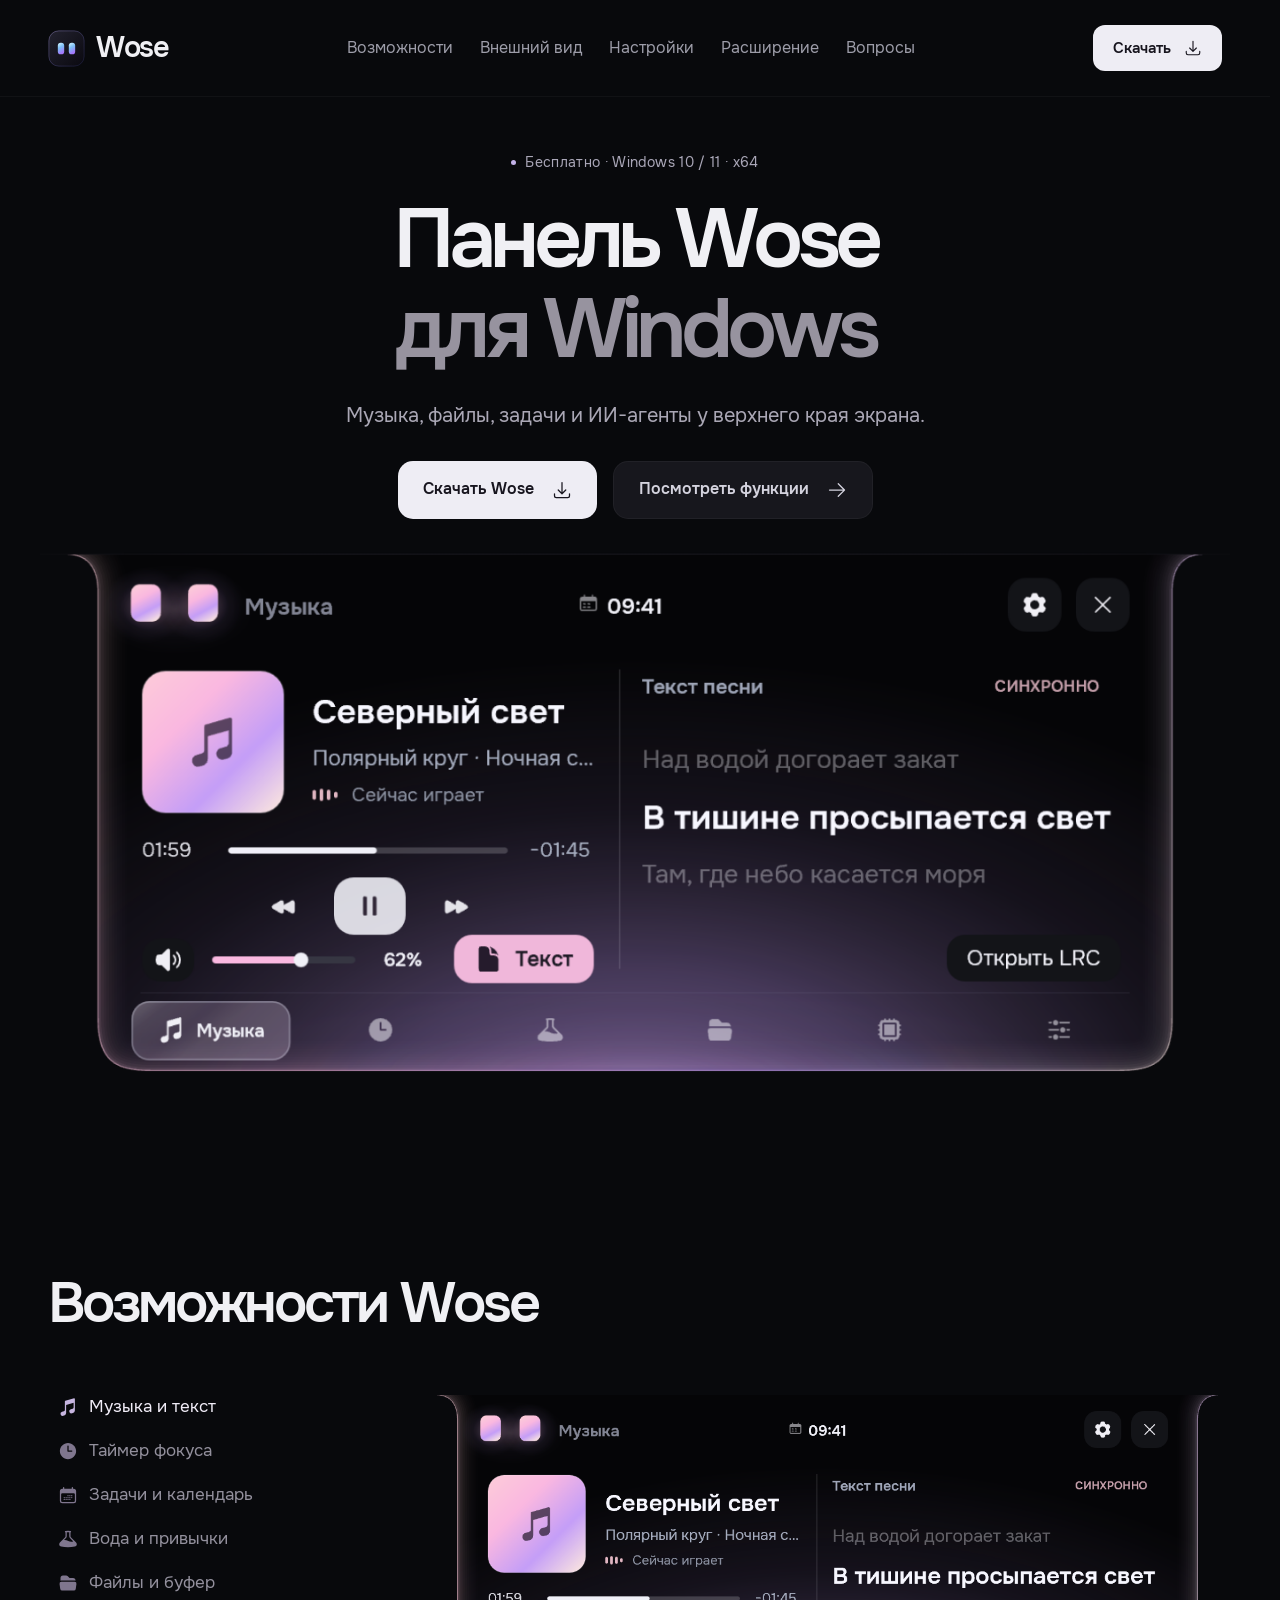
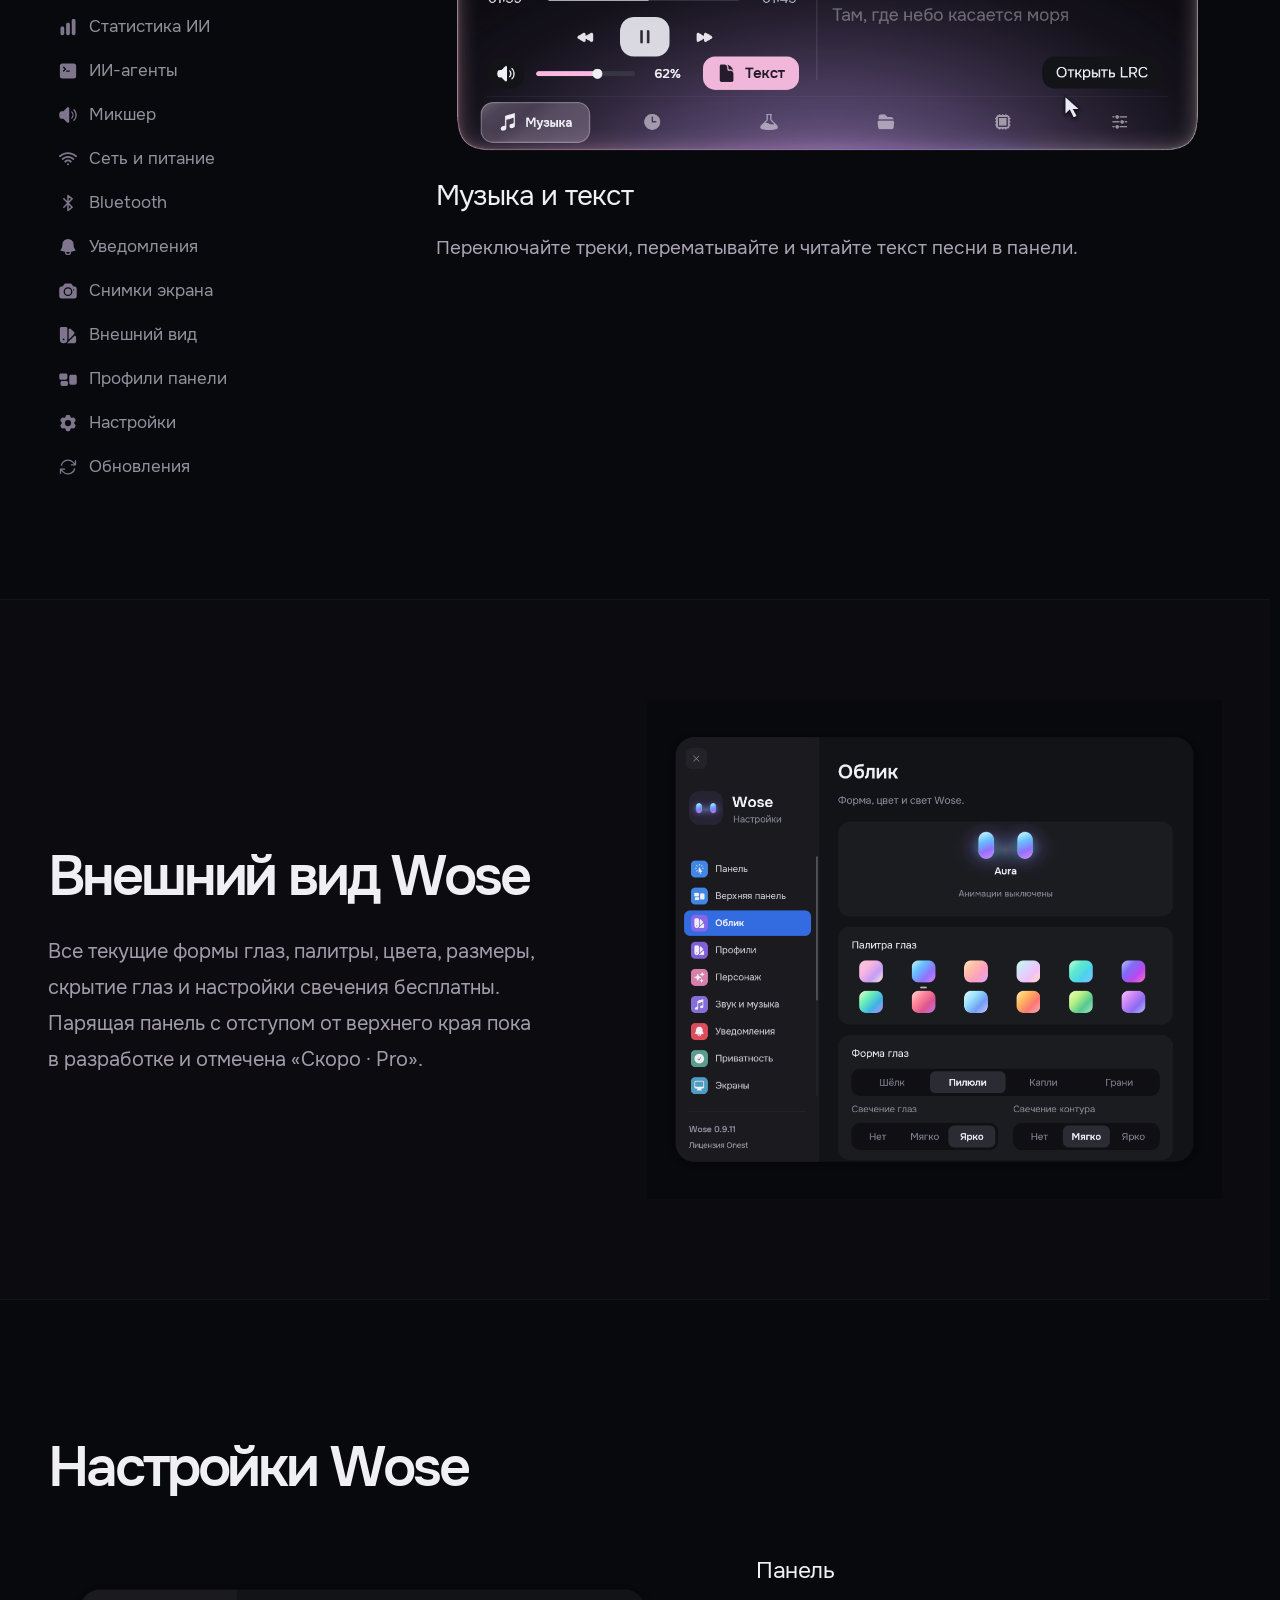
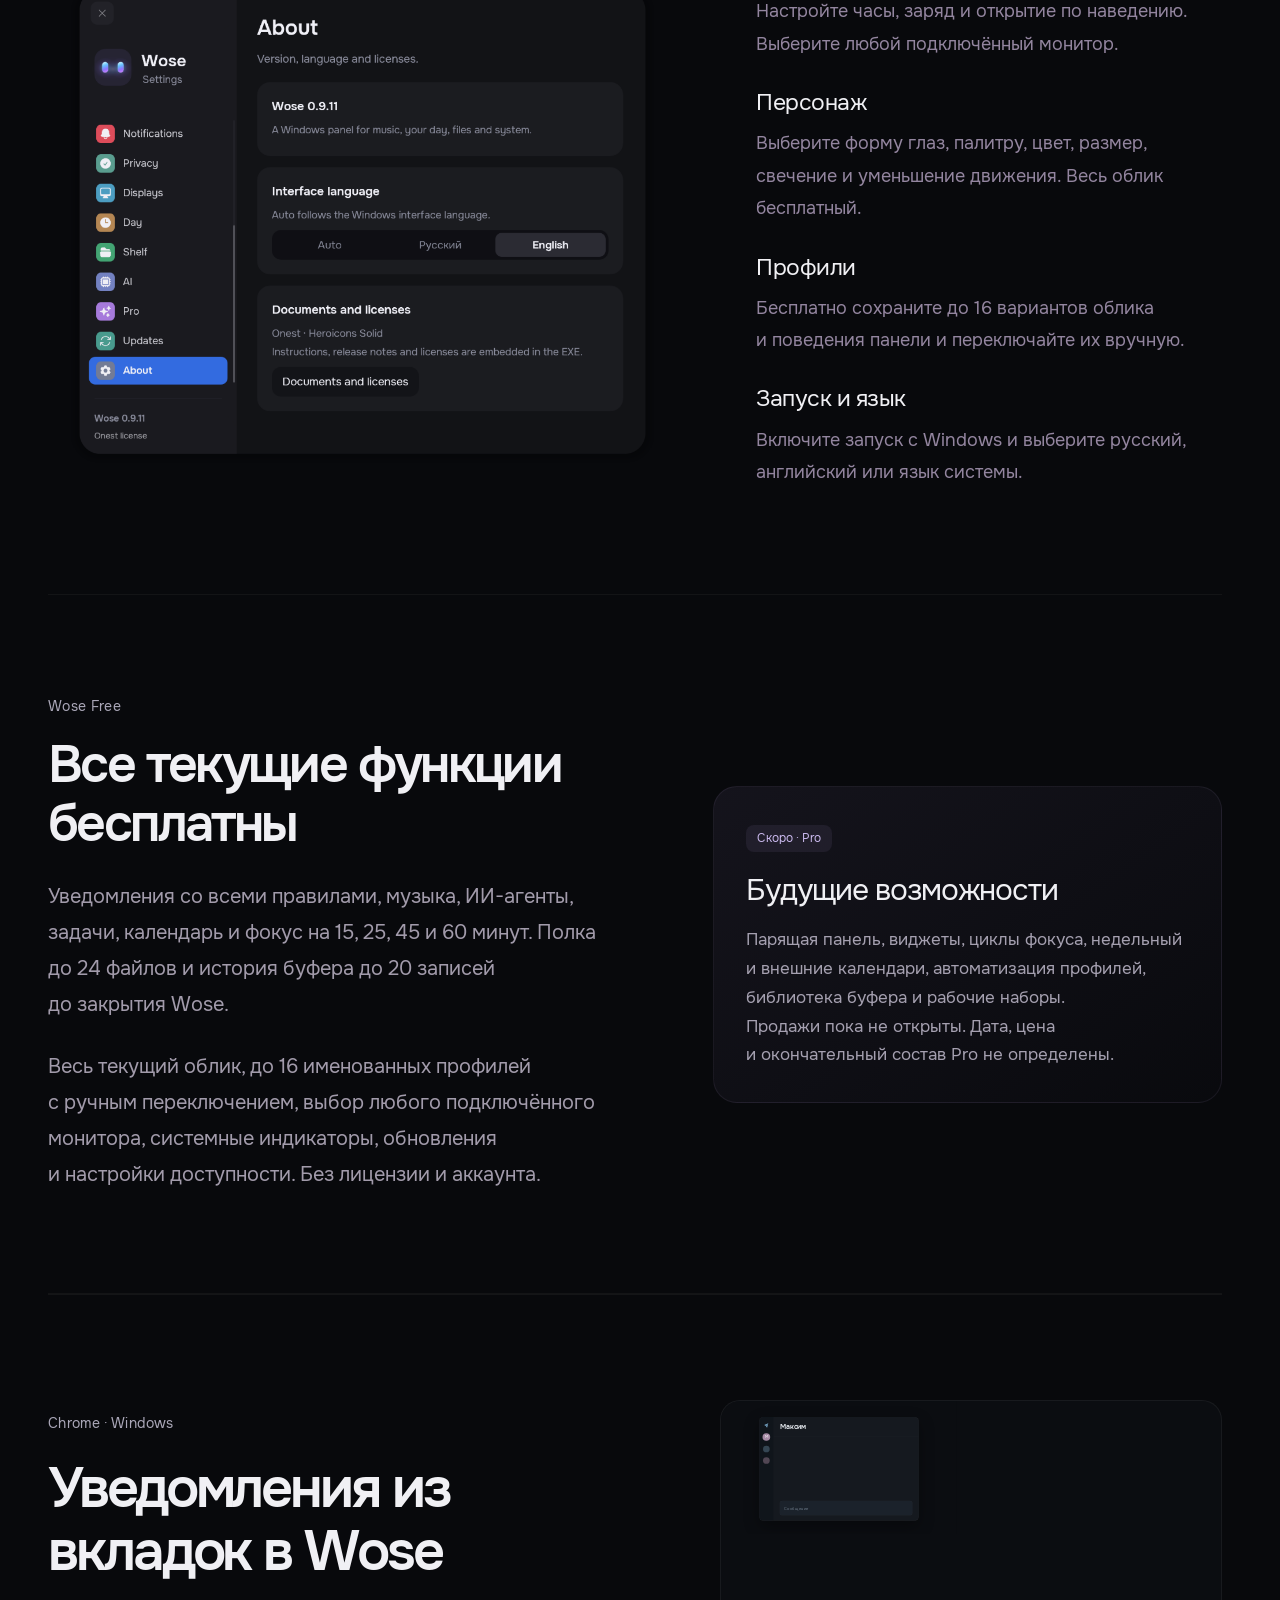
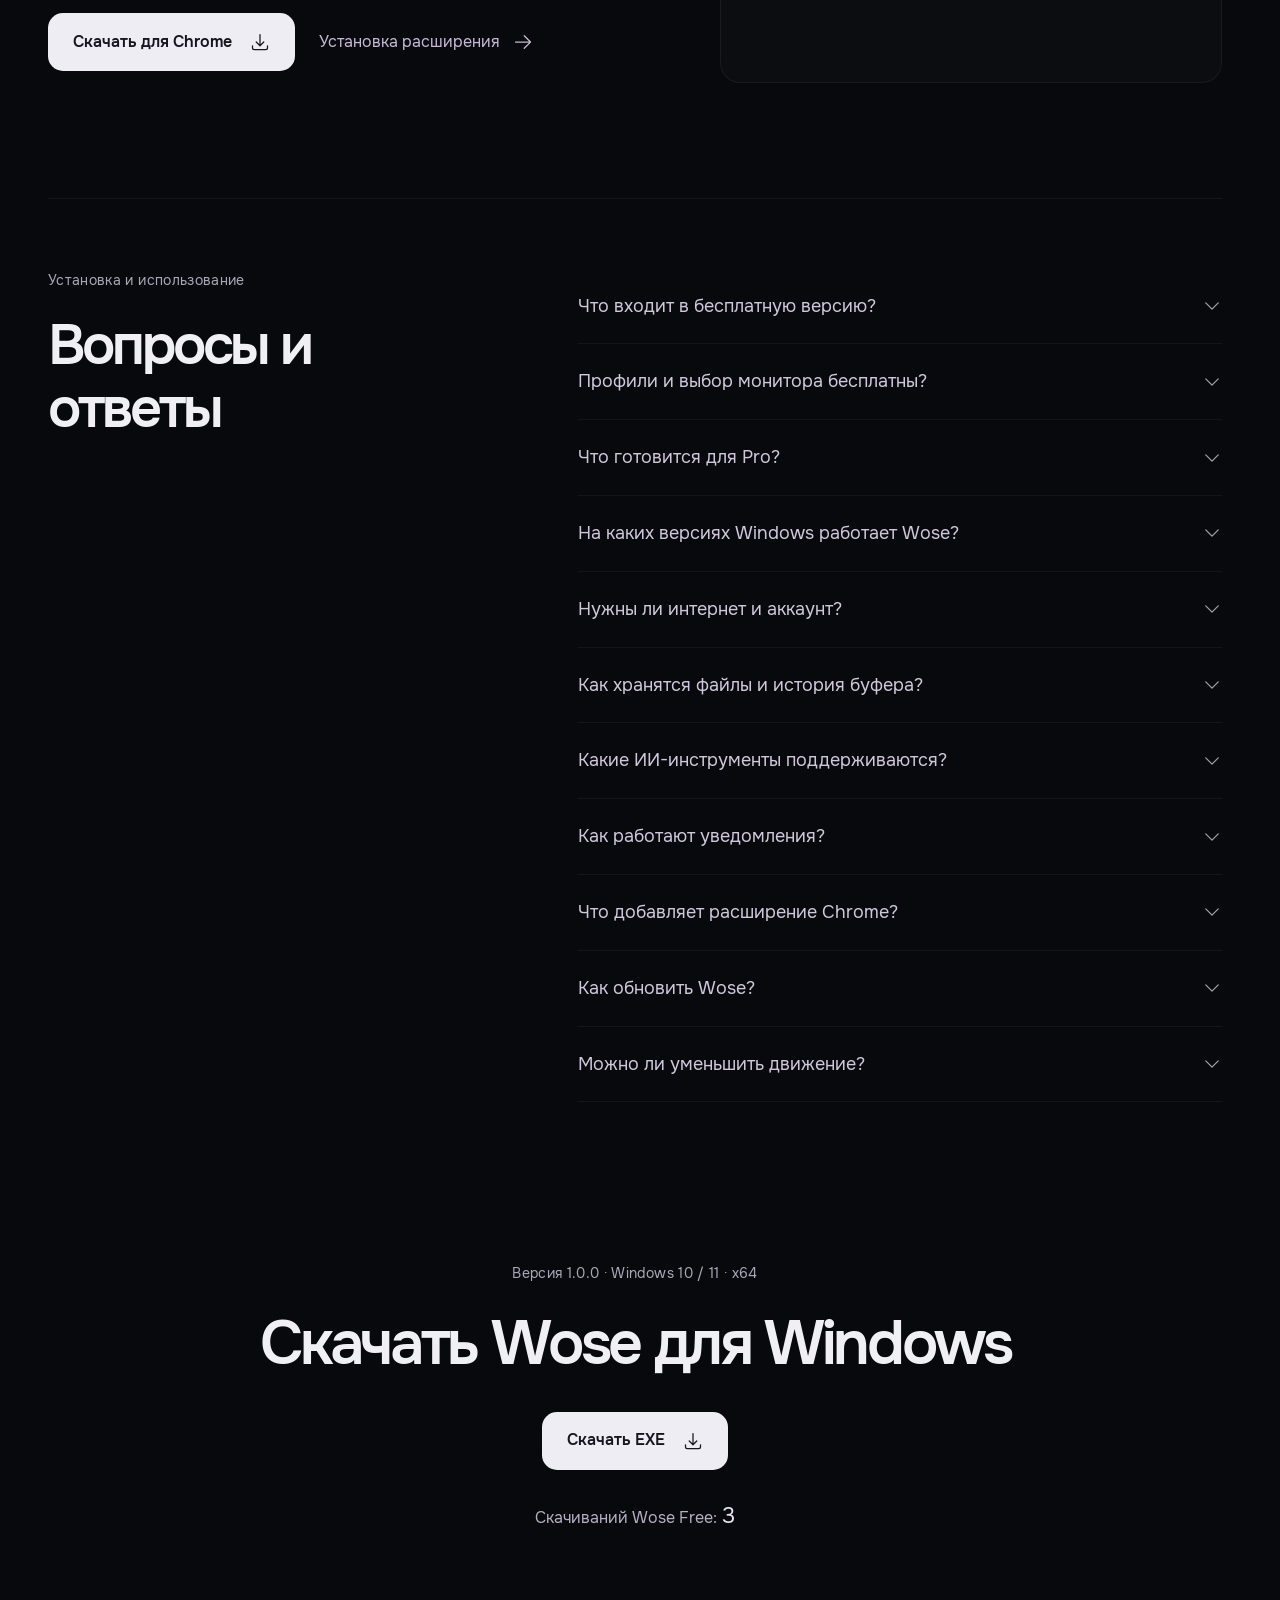
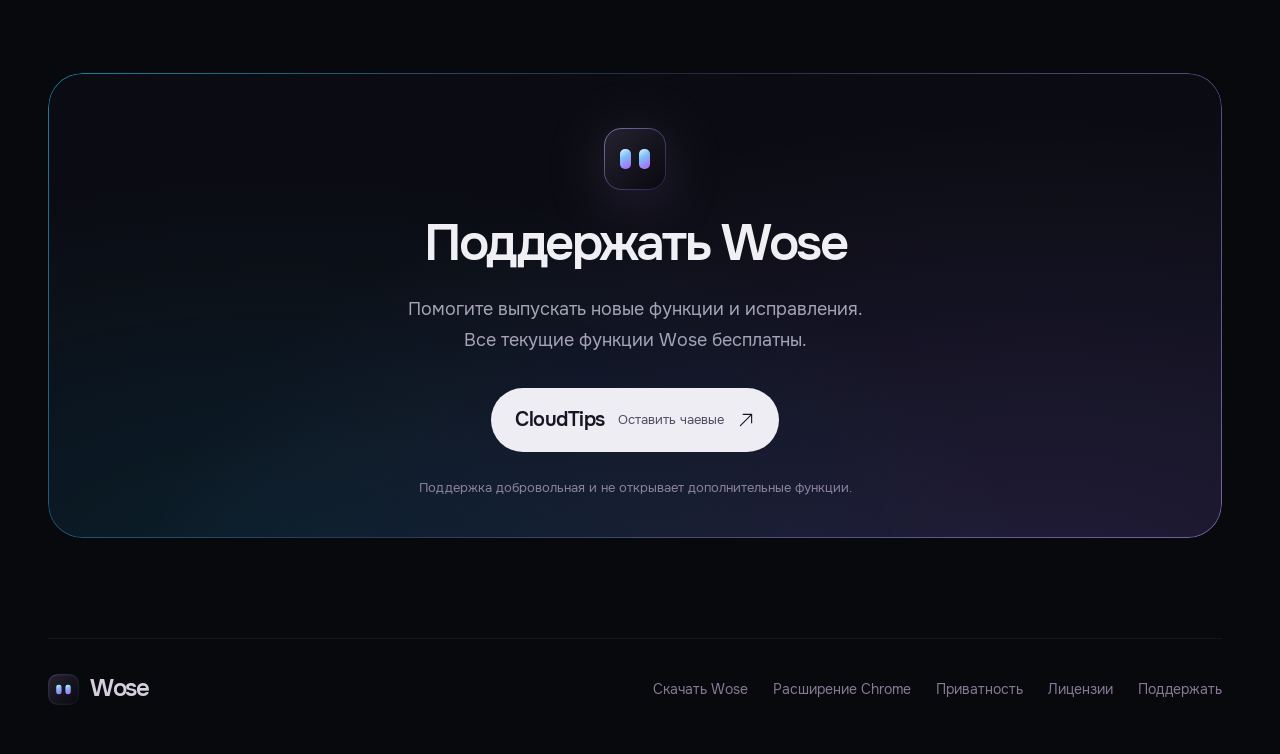
<file: site/index.html>
<!doctype html><html lang="ru"><head><meta charset="UTF-8"><meta name="viewport" content="width=device-width,initial-scale=1"><meta name="theme-color" content="#070709"><meta name="description" content="Wose: музыка, файлы и системные функции у верхнего края Windows."><title>Wose: панель для Windows</title><link rel="icon" href="./assets/mark.svg"><link rel="preload" as="font" type="font/ttf" crossorigin href="./assets/fonts/Onest-Regular.ttf">  <script type="module" crossorigin src="./assets/main-CljC8xCK.js"></script>
  <link rel="modulepreload" crossorigin href="./assets/ExtensionFilm-ClRUMF8v.js">
  <link rel="stylesheet" crossorigin href="./assets/ExtensionFilm-BRDBALvY.css">
  <link rel="stylesheet" crossorigin href="./assets/main-DUFIARXD.css">
</head><body><div id="root"></div></body></html>
</file>
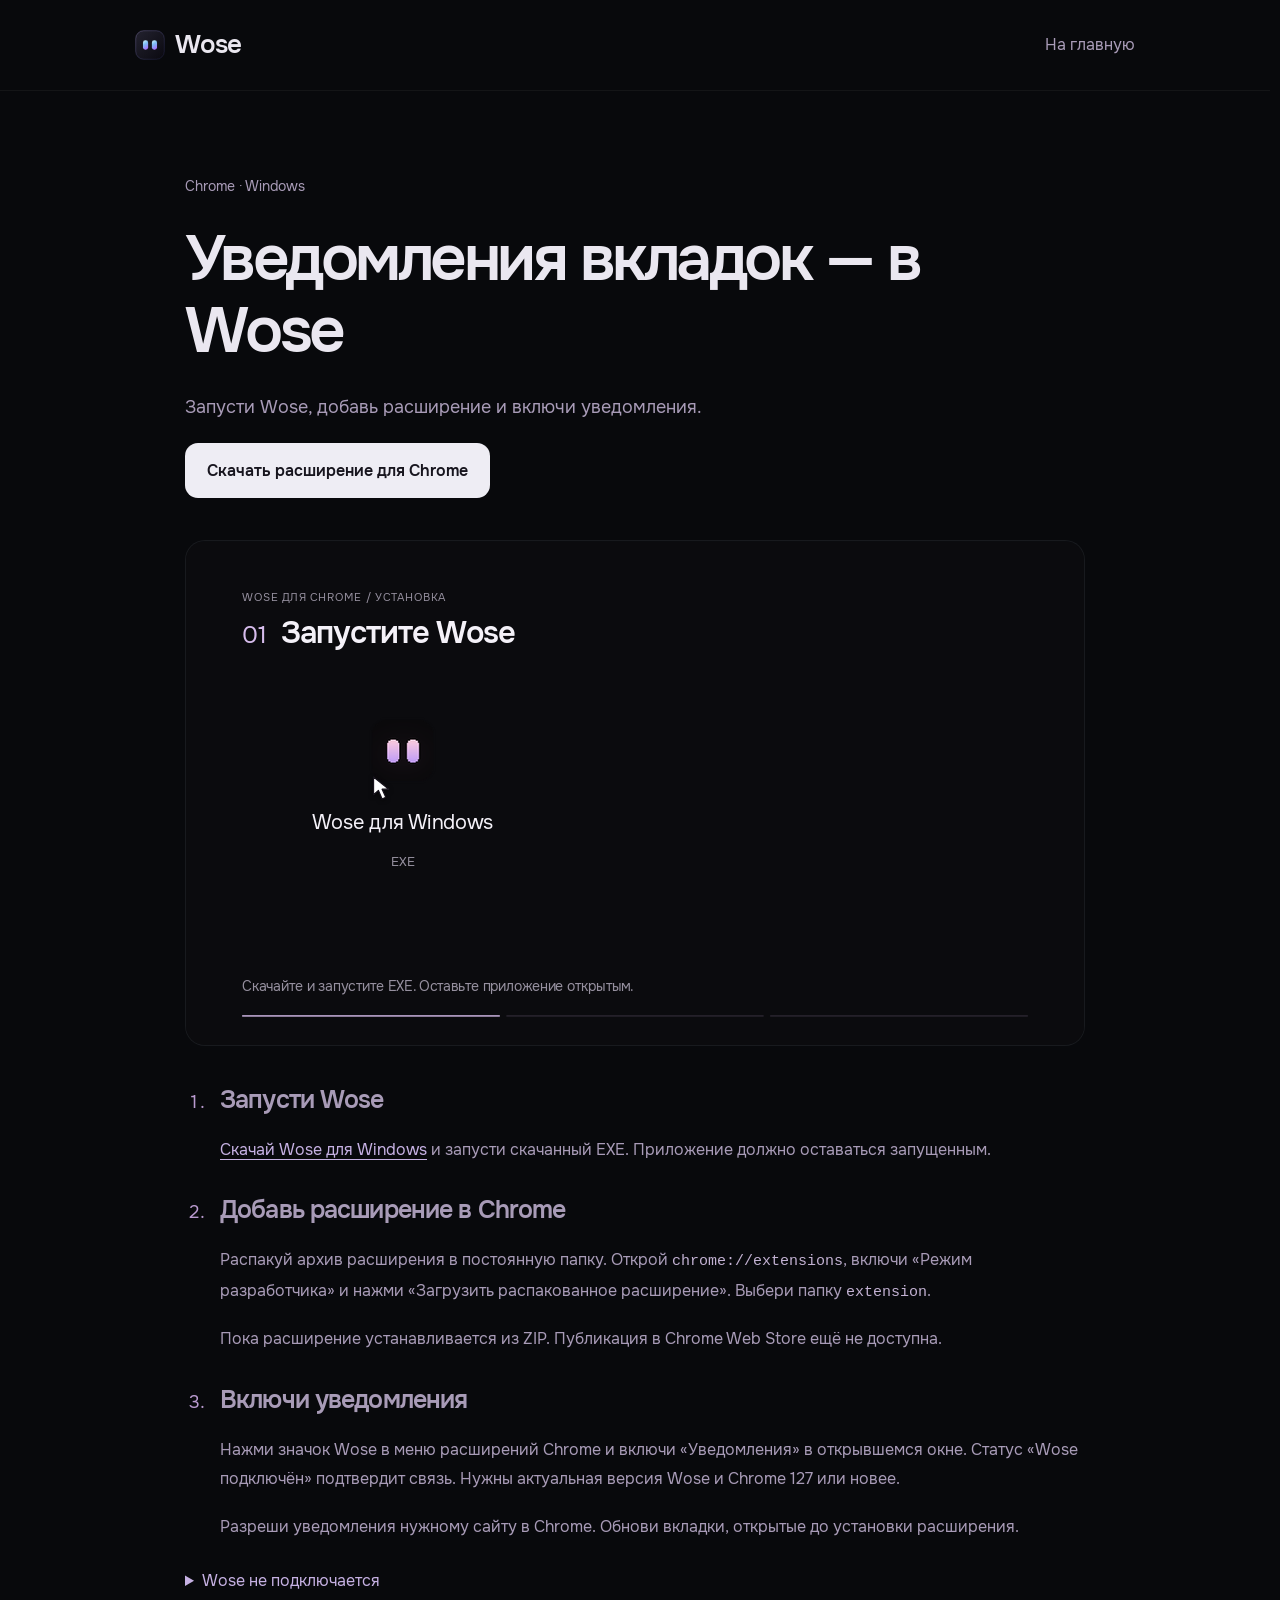
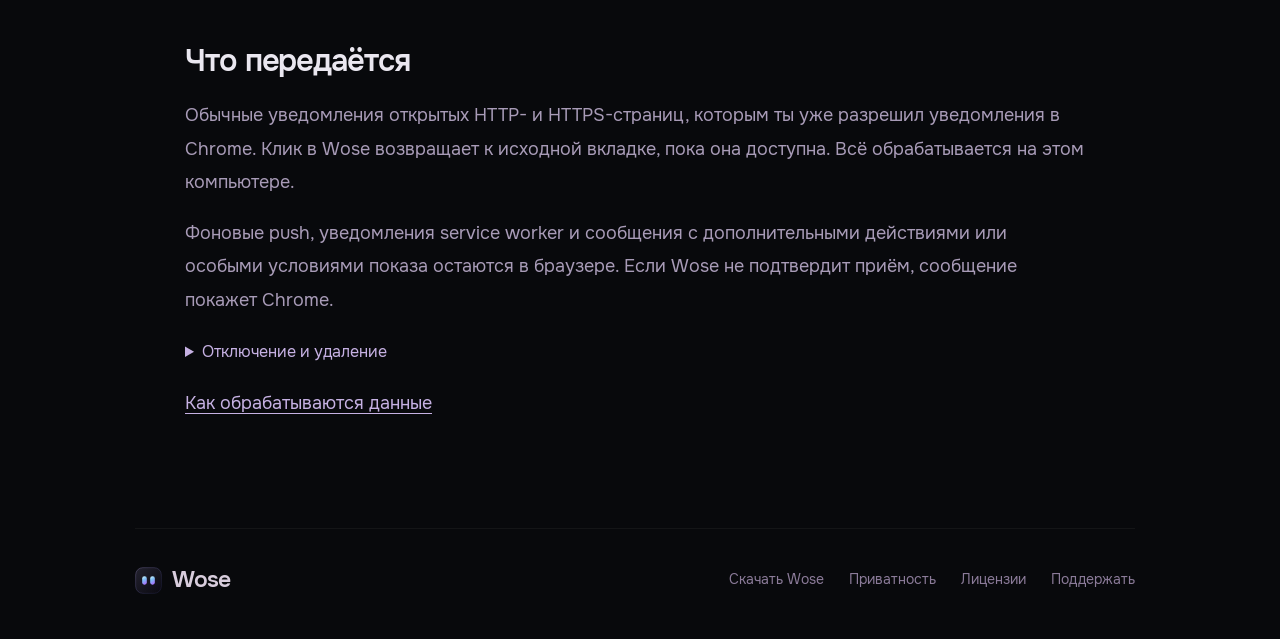
<file: site/browser-extension.html>
<!doctype html>
<html lang="ru"><head><meta charset="utf-8"><meta name="viewport" content="width=device-width,initial-scale=1"><meta name="theme-color" content="#08090c"><meta name="description" content="Подключите уведомления Chrome к Wose за три шага."><title>Wose для Chrome</title><link rel="icon" href="./assets/mark.svg"><link rel="stylesheet" href="./privacy.css"><link rel="stylesheet" href="./extension-install.css">  <script type="module" crossorigin src="./assets/extension-BUfsF7P2.js"></script>
  <link rel="modulepreload" crossorigin href="./assets/ExtensionFilm-ClRUMF8v.js">
  <link rel="stylesheet" crossorigin href="./assets/ExtensionFilm-BRDBALvY.css">
</head><body><a class="skip" href="#main">К содержимому</a><header class="topbar"><nav class="nav wrap" aria-label="Основная навигация"><a class="brand" href="./index.html"><img src="./assets/mark.svg" width="30" height="30" alt="">Wose</a><a class="text-link" href="./index.html#browser-extension">На главную</a></nav></header>
<main class="legal wrap" id="main"><p class="section-label">Chrome · Windows</p><h1>Уведомления вкладок — в Wose</h1><p>Запусти Wose, добавь расширение и включи уведомления.</p><p><a class="button" href="https://github.com/sokol040201/Wose-public/releases/download/v1.0.0/Wose-Chrome.zip" download>Скачать расширение для Chrome</a></p>
<section class="install-guide" aria-label="Анимация подключения расширения"><div id="extension-install-film"></div></section>
<ol class="install-steps" aria-label="Подключение расширения">
<li><h2>Запусти Wose</h2><p><a href="https://github.com/sokol040201/Wose-public/releases/download/v1.0.0/Wose-v1.0.0-windows-x64.exe" download>Скачай Wose для Windows</a> и запусти скачанный EXE. Приложение должно оставаться запущенным.</p></li>
<li><h2>Добавь расширение в Chrome</h2><p>Распакуй архив расширения в постоянную папку. Открой <code>chrome://extensions</code>, включи «Режим разработчика» и нажми «Загрузить распакованное расширение». Выбери папку <code>extension</code>.</p><p>Пока расширение устанавливается из ZIP. Публикация в Chrome Web Store ещё не доступна.</p></li>
<li><h2>Включи уведомления</h2><p>Нажми значок Wose в меню расширений Chrome и включи «Уведомления» в открывшемся окне. Статус «Wose подключён» подтвердит связь. Нужны актуальная версия Wose и Chrome 127 или новее.</p><p>Разреши уведомления нужному сайту в Chrome. Обнови вкладки, открытые до установки расширения.</p></li>
</ol>
<details><summary>Wose не подключается</summary><p>Запусти Wose ещё раз. Расширение переподключится автоматически. После перемещения приложения достаточно запустить его из новой папки.</p><p>Если браузером управляет организация, подключение к локальному приложению может быть ограничено её политиками.</p><details><summary>Ручное восстановление подключения</summary><p>В архиве есть <code>REGISTER-CHROME.cmd</code>. Запусти его и выбери свой <code>Wose.exe</code>, затем перезапусти Wose. Права администратора не нужны.</p><p>Либо открой PowerShell в папке со скриптом и укажи настоящий путь к приложению:</p><pre tabindex="0"><code>powershell -NoProfile -ExecutionPolicy RemoteSigned -File .\register.ps1 -Browser Chrome -WoseExe "C:/Wose/Wose.exe"</code></pre><p>Если Windows блокирует скачанный скрипт, проверь его содержимое. Подробности есть в <code>FULL-README.md</code> внутри архива.</p></details></details>
<h2>Что передаётся</h2><p>Обычные уведомления открытых HTTP- и HTTPS-страниц, которым ты уже разрешил уведомления в Chrome. Клик в Wose возвращает к исходной вкладке, пока она доступна. Всё обрабатывается на этом компьютере.</p><p>Фоновые push, уведомления service worker и сообщения с дополнительными действиями или особыми условиями показа остаются в браузере. Если Wose не подтвердит приём, сообщение покажет Chrome.</p>
<details><summary>Отключение и удаление</summary><p>Выключи «Уведомления» в окне Wose или удали расширение в Chrome. Для удаления регистрации локального подключения закрой Wose и выполни команду из папки архива:</p><pre tabindex="0"><code>powershell -NoProfile -ExecutionPolicy RemoteSigned -File .\register.ps1 -Browser Chrome -Uninstall</code></pre><p>При следующем обычном запуске Wose снова подготовит подключение. Разрешения сайтов от этого не меняются.</p></details><p><a href="./privacy.html">Как обрабатываются данные</a></p></main>
<footer class="footer wrap"><a class="brand" href="./index.html"><img src="./assets/mark.svg" width="27" height="27" alt="">Wose</a><div class="footer-links"><a href="https://github.com/sokol040201/Wose-public/releases/download/v1.0.0/Wose-v1.0.0-windows-x64.exe" download>Скачать Wose</a><a href="./privacy.html">Приватность</a><a href="./licenses.html">Лицензии</a><a href="./index.html#support">Поддержать</a></div></footer></body></html>
</file>
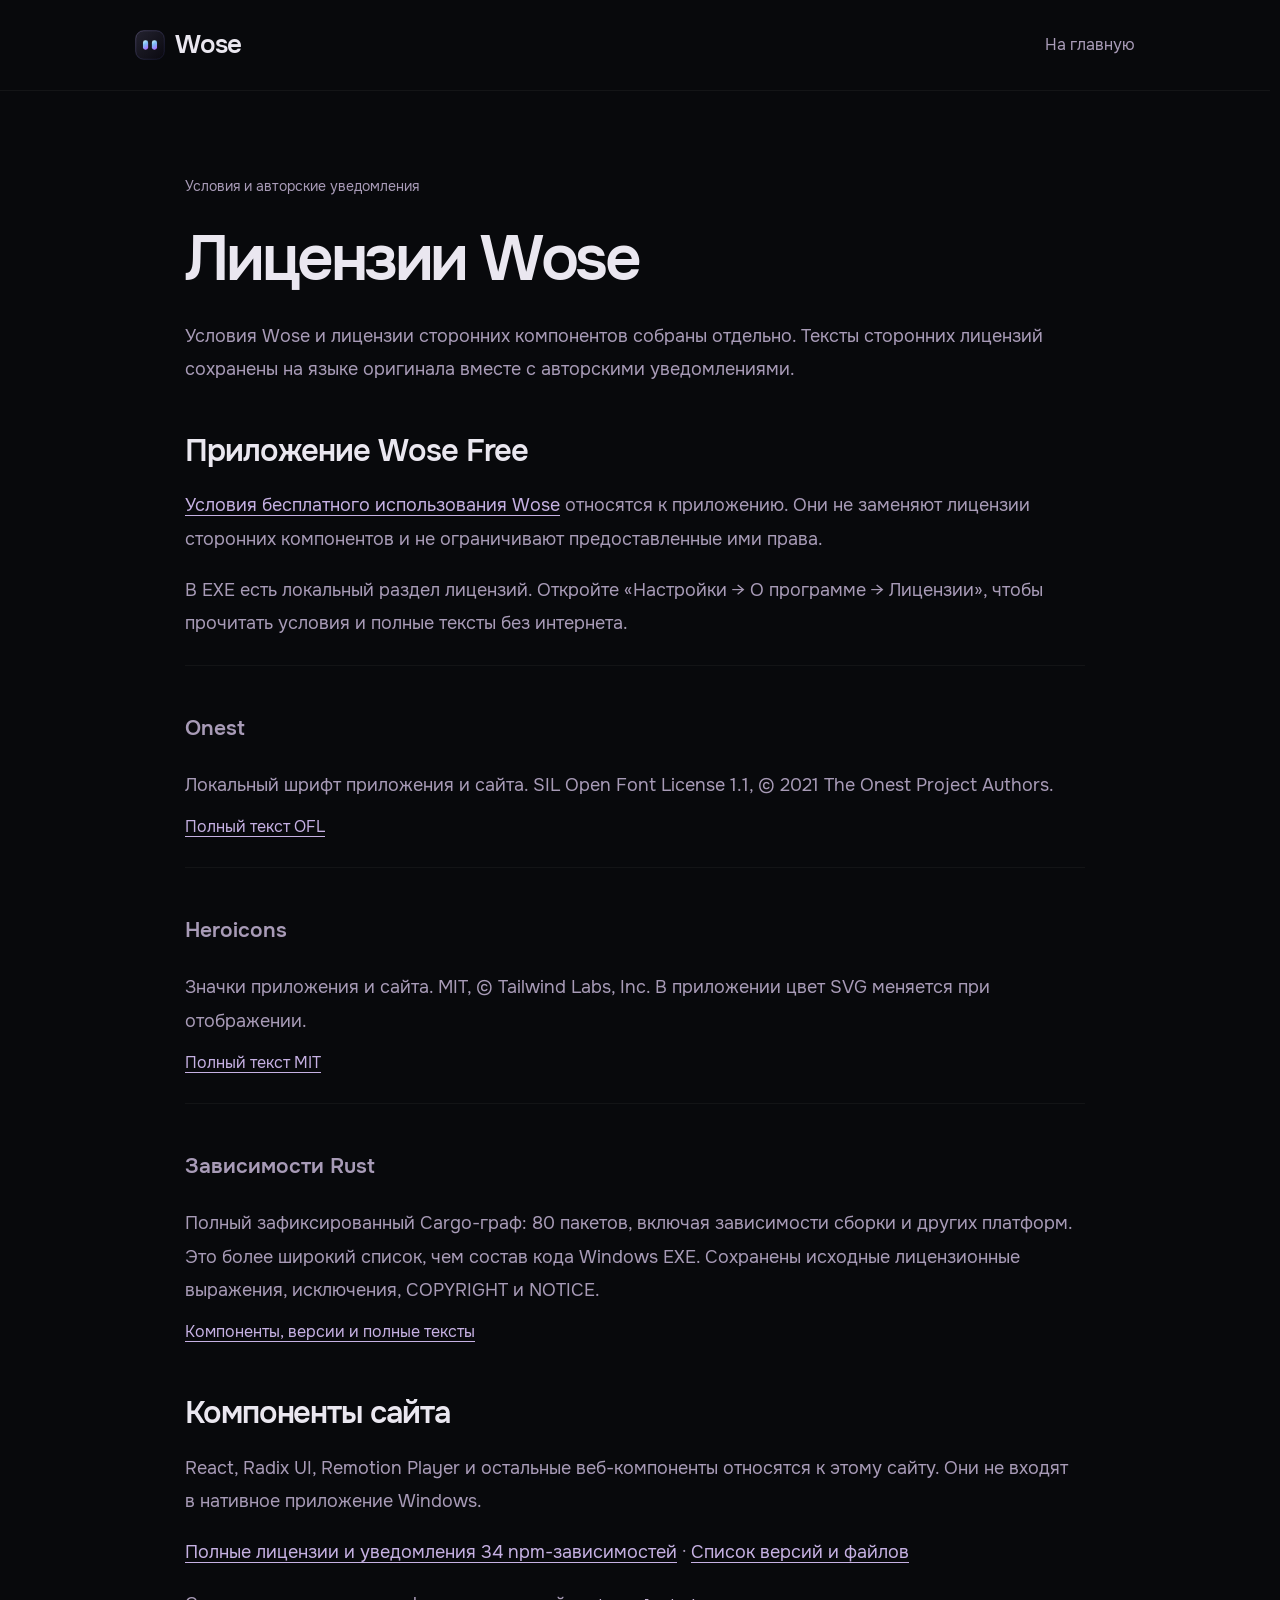
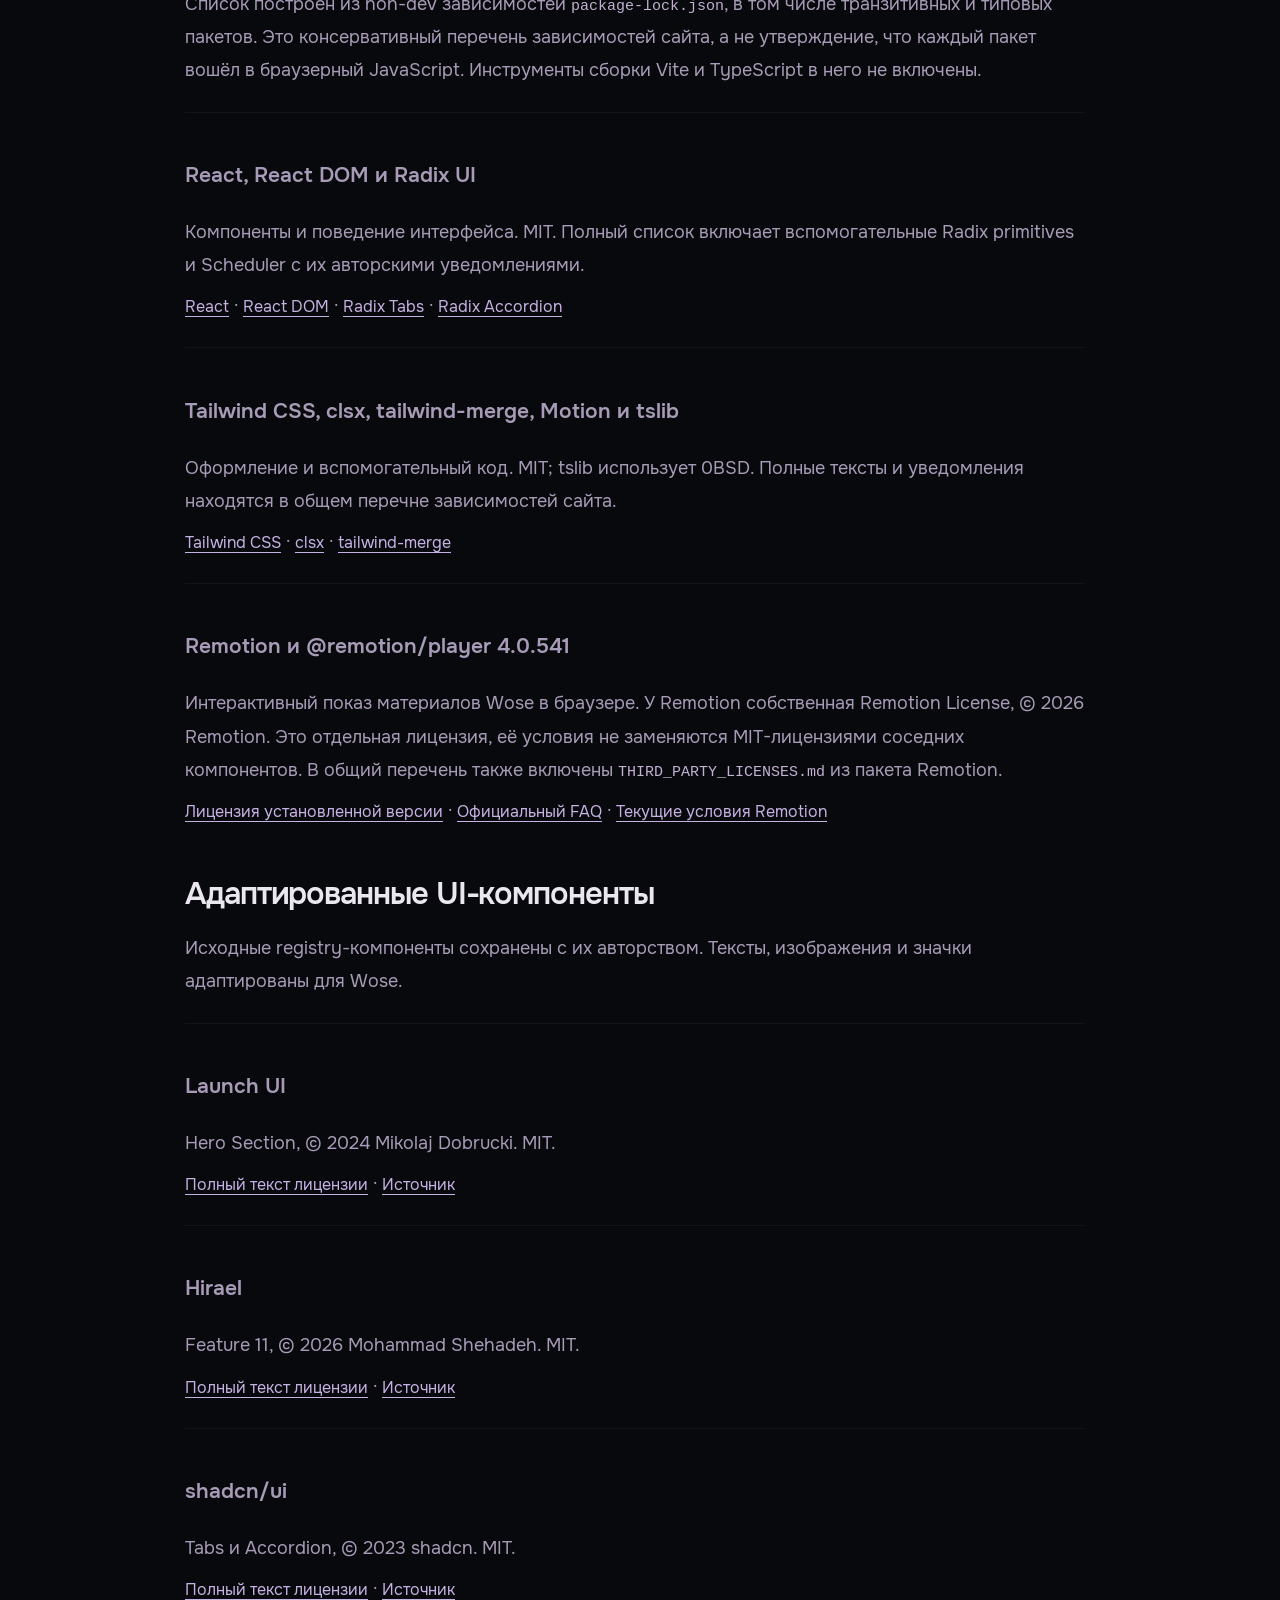
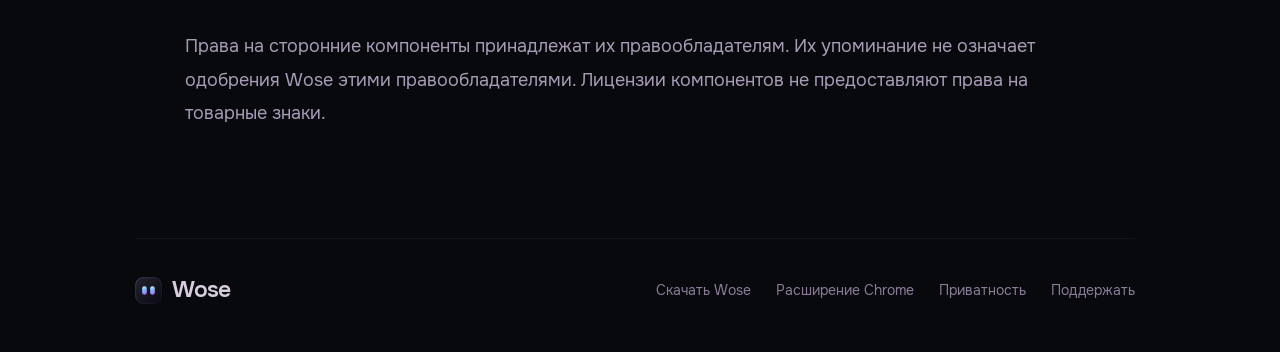
<file: site/licenses.html>
<!doctype html>
<html lang="ru">
<head>
  <meta charset="utf-8">
  <meta name="viewport" content="width=device-width,initial-scale=1">
  <meta name="theme-color" content="#08090c">
  <meta name="description" content="Условия Wose Free, лицензии и авторские уведомления компонентов приложения и сайта.">
  <title>Условия и лицензии Wose</title>
  <link rel="icon" href="./assets/mark.svg">
  <link rel="stylesheet" href="./privacy.css">
</head>
<body>
  <a class="skip" href="#main">К содержимому</a>
  <header class="topbar"><nav class="nav wrap" aria-label="Основная навигация"><a class="brand" href="./index.html"><img src="./assets/mark.svg" width="30" height="30" alt="">Wose</a><a class="text-link" href="./index.html">На главную</a></nav></header>
  <main class="legal wrap" id="main">
    <p class="section-label">Условия и авторские уведомления</p>
    <h1>Лицензии Wose</h1>
    <p>Условия Wose и лицензии сторонних компонентов собраны отдельно. Тексты сторонних лицензий сохранены на языке оригинала вместе с авторскими уведомлениями.</p>

    <h2>Приложение Wose Free</h2>
    <p><a href="./licenses/Wose-Free-license.txt">Условия бесплатного использования Wose</a> относятся к приложению. Они не заменяют лицензии сторонних компонентов и не ограничивают предоставленные ими права.</p>
    <p>В EXE есть локальный раздел лицензий. Откройте «Настройки → О программе → Лицензии», чтобы прочитать условия и полные тексты без интернета.</p>
    <ul class="license-list">
      <li><h3>Onest</h3><p>Локальный шрифт приложения и сайта. SIL Open Font License 1.1, © 2021 The Onest Project Authors.</p><a href="./assets/fonts/OFL.txt">Полный текст OFL</a></li>
      <li><h3>Heroicons</h3><p>Значки приложения и сайта. MIT, © Tailwind Labs, Inc. В приложении цвет SVG меняется при отображении.</p><a href="./assets/icons/LICENSE">Полный текст MIT</a></li>
      <li><h3>Зависимости Rust</h3><p>Полный зафиксированный Cargo-граф: 80 пакетов, включая зависимости сборки и других платформ. Это более широкий список, чем состав кода Windows EXE. Сохранены исходные лицензионные выражения, исключения, COPYRIGHT и NOTICE.</p><a href="./licenses/Rust-dependencies.txt">Компоненты, версии и полные тексты</a></li>
    </ul>

    <h2>Компоненты сайта</h2>
    <p>React, Radix UI, Remotion Player и остальные веб-компоненты относятся к этому сайту. Они не входят в нативное приложение Windows.</p>
    <p><a href="./licenses/site-dependencies.txt">Полные лицензии и уведомления 34 npm-зависимостей</a> · <a href="./licenses/site-dependencies.json">Список версий и файлов</a></p>
    <p>Список построен из non-dev зависимостей <code>package-lock.json</code>, в том числе транзитивных и типовых пакетов. Это консервативный перечень зависимостей сайта, а не утверждение, что каждый пакет вошёл в браузерный JavaScript. Инструменты сборки Vite и TypeScript в него не включены.</p>
    <ul class="license-list">
      <li><h3>React, React DOM и Radix UI</h3><p>Компоненты и поведение интерфейса. MIT. Полный список включает вспомогательные Radix primitives и Scheduler с их авторскими уведомлениями.</p><a href="./licenses/react.txt">React</a> · <a href="./licenses/react-dom.txt">React DOM</a> · <a href="./licenses/radix-tabs.txt">Radix Tabs</a> · <a href="./licenses/radix-accordion.txt">Radix Accordion</a></li>
      <li><h3>Tailwind CSS, clsx, tailwind-merge, Motion и tslib</h3><p>Оформление и вспомогательный код. MIT; tslib использует 0BSD. Полные тексты и уведомления находятся в общем перечне зависимостей сайта.</p><a href="./licenses/tailwindcss.txt">Tailwind CSS</a> · <a href="./licenses/clsx.txt">clsx</a> · <a href="./licenses/tailwind-merge.txt">tailwind-merge</a></li>
      <li><h3>Remotion и @remotion/player 4.0.541</h3><p>Интерактивный показ материалов Wose в браузере. У Remotion собственная Remotion License, © 2026 Remotion. Это отдельная лицензия, её условия не заменяются MIT-лицензиями соседних компонентов. В общий перечень также включены <code>THIRD_PARTY_LICENSES.md</code> из пакета Remotion.</p><a href="./licenses/remotion.txt">Лицензия установленной версии</a> · <a href="https://www.remotion.dev/docs/license/faq">Официальный FAQ</a> · <a href="https://www.remotion.dev/docs/terms">Текущие условия Remotion</a></li>
    </ul>

    <h2>Адаптированные UI-компоненты</h2>
    <p>Исходные registry-компоненты сохранены с их авторством. Тексты, изображения и значки адаптированы для Wose.</p>
    <ul class="license-list">
      <li><h3>Launch UI</h3><p>Hero Section, © 2024 Mikolaj Dobrucki. MIT.</p><a href="./licenses/launch-ui.txt">Полный текст лицензии</a> · <a href="https://github.com/launch-ui/launch-ui">Источник</a></li>
      <li><h3>Hirael</h3><p>Feature 11, © 2026 Mohammad Shehadeh. MIT.</p><a href="./licenses/hirael.txt">Полный текст лицензии</a> · <a href="https://github.com/MohammadShehadeh/hirael">Источник</a></li>
      <li><h3>shadcn/ui</h3><p>Tabs и Accordion, © 2023 shadcn. MIT.</p><a href="./licenses/shadcn.txt">Полный текст лицензии</a> · <a href="https://github.com/shadcn-ui/ui">Источник</a></li>
    </ul>
    <p>Права на сторонние компоненты принадлежат их правообладателям. Их упоминание не означает одобрения Wose этими правообладателями. Лицензии компонентов не предоставляют права на товарные знаки.</p>
  </main>
  <footer class="footer wrap"><a class="brand" href="./index.html"><img src="./assets/mark.svg" width="27" height="27" alt="">Wose</a><div class="footer-links"><a href="https://github.com/sokol040201/Wose-public/releases/download/v1.0.0/Wose-v1.0.0-windows-x64.exe" download>Скачать Wose</a><a href="https://github.com/sokol040201/Wose-public/releases/download/v1.0.0/Wose-Chrome.zip" download>Расширение Chrome</a><a href="./privacy.html">Приватность</a><a href="./index.html#support">Поддержать</a></div></footer>
</body>
</html>
</file>
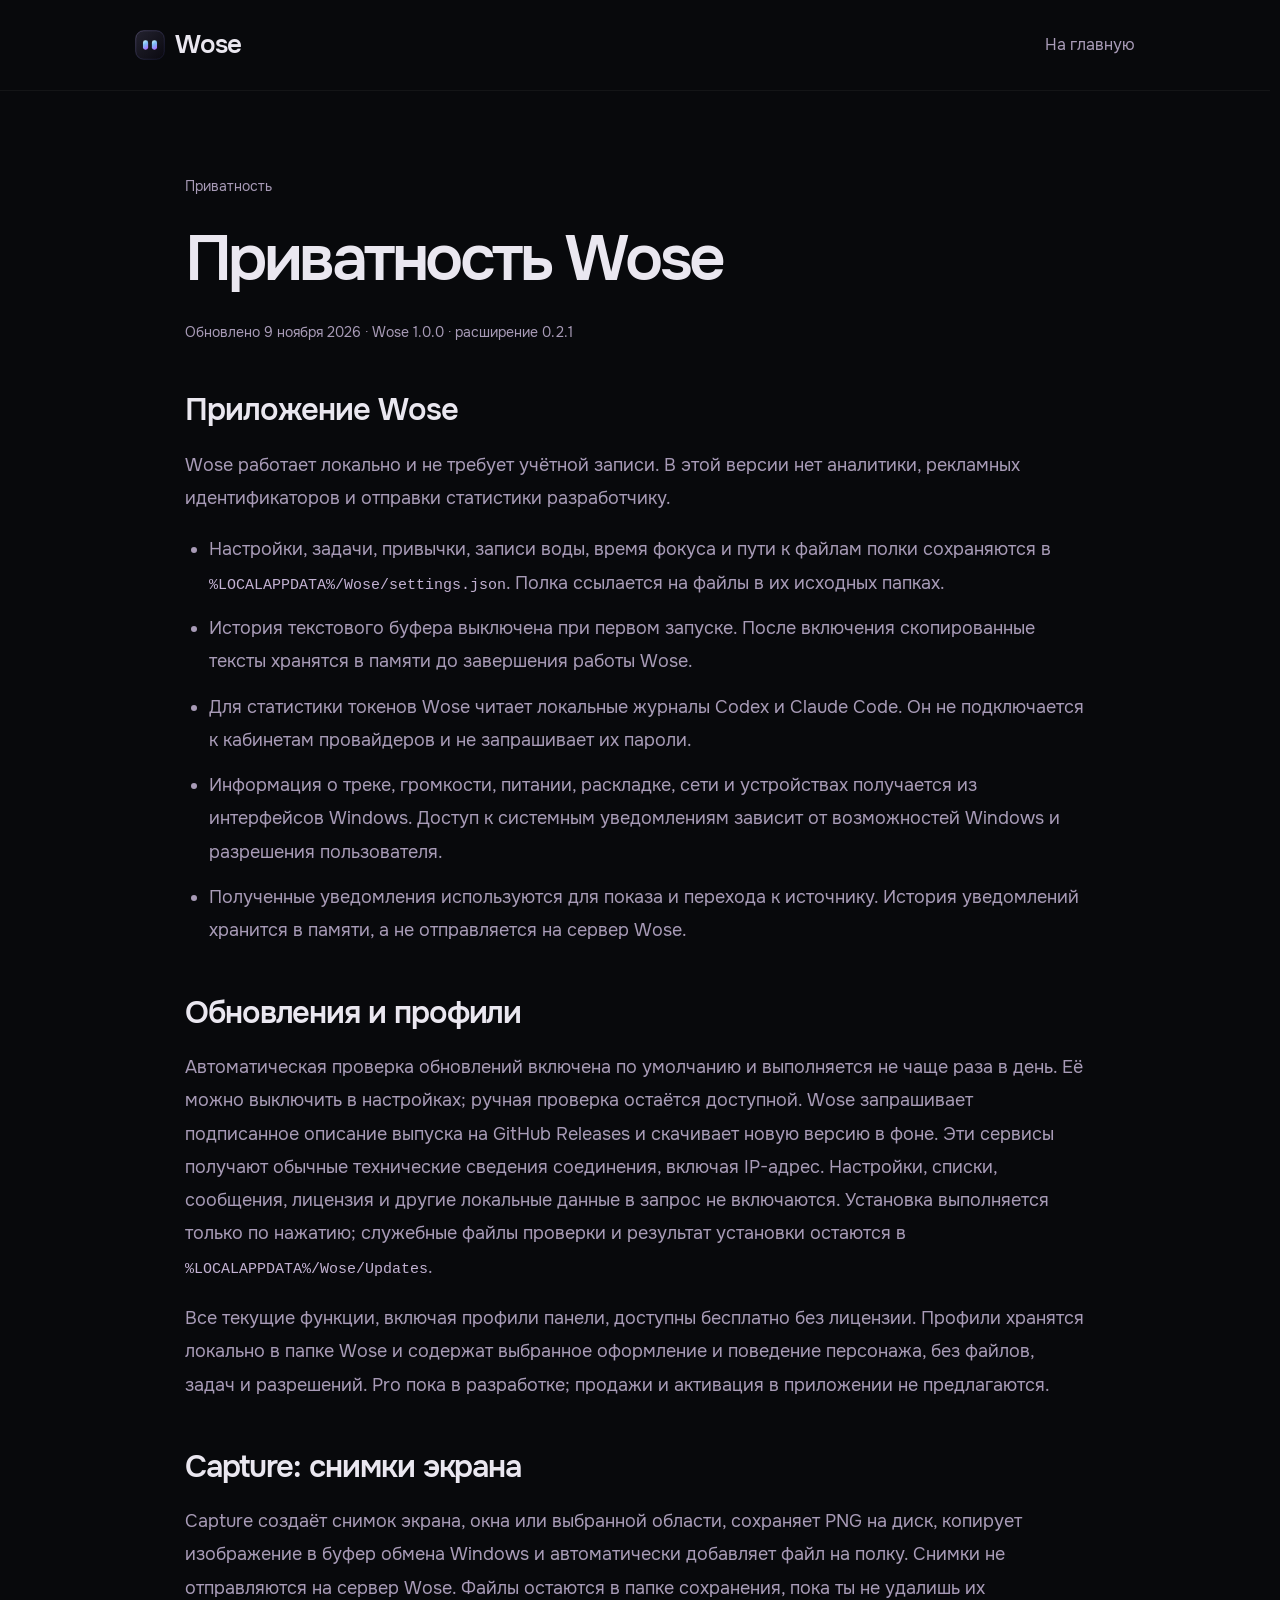
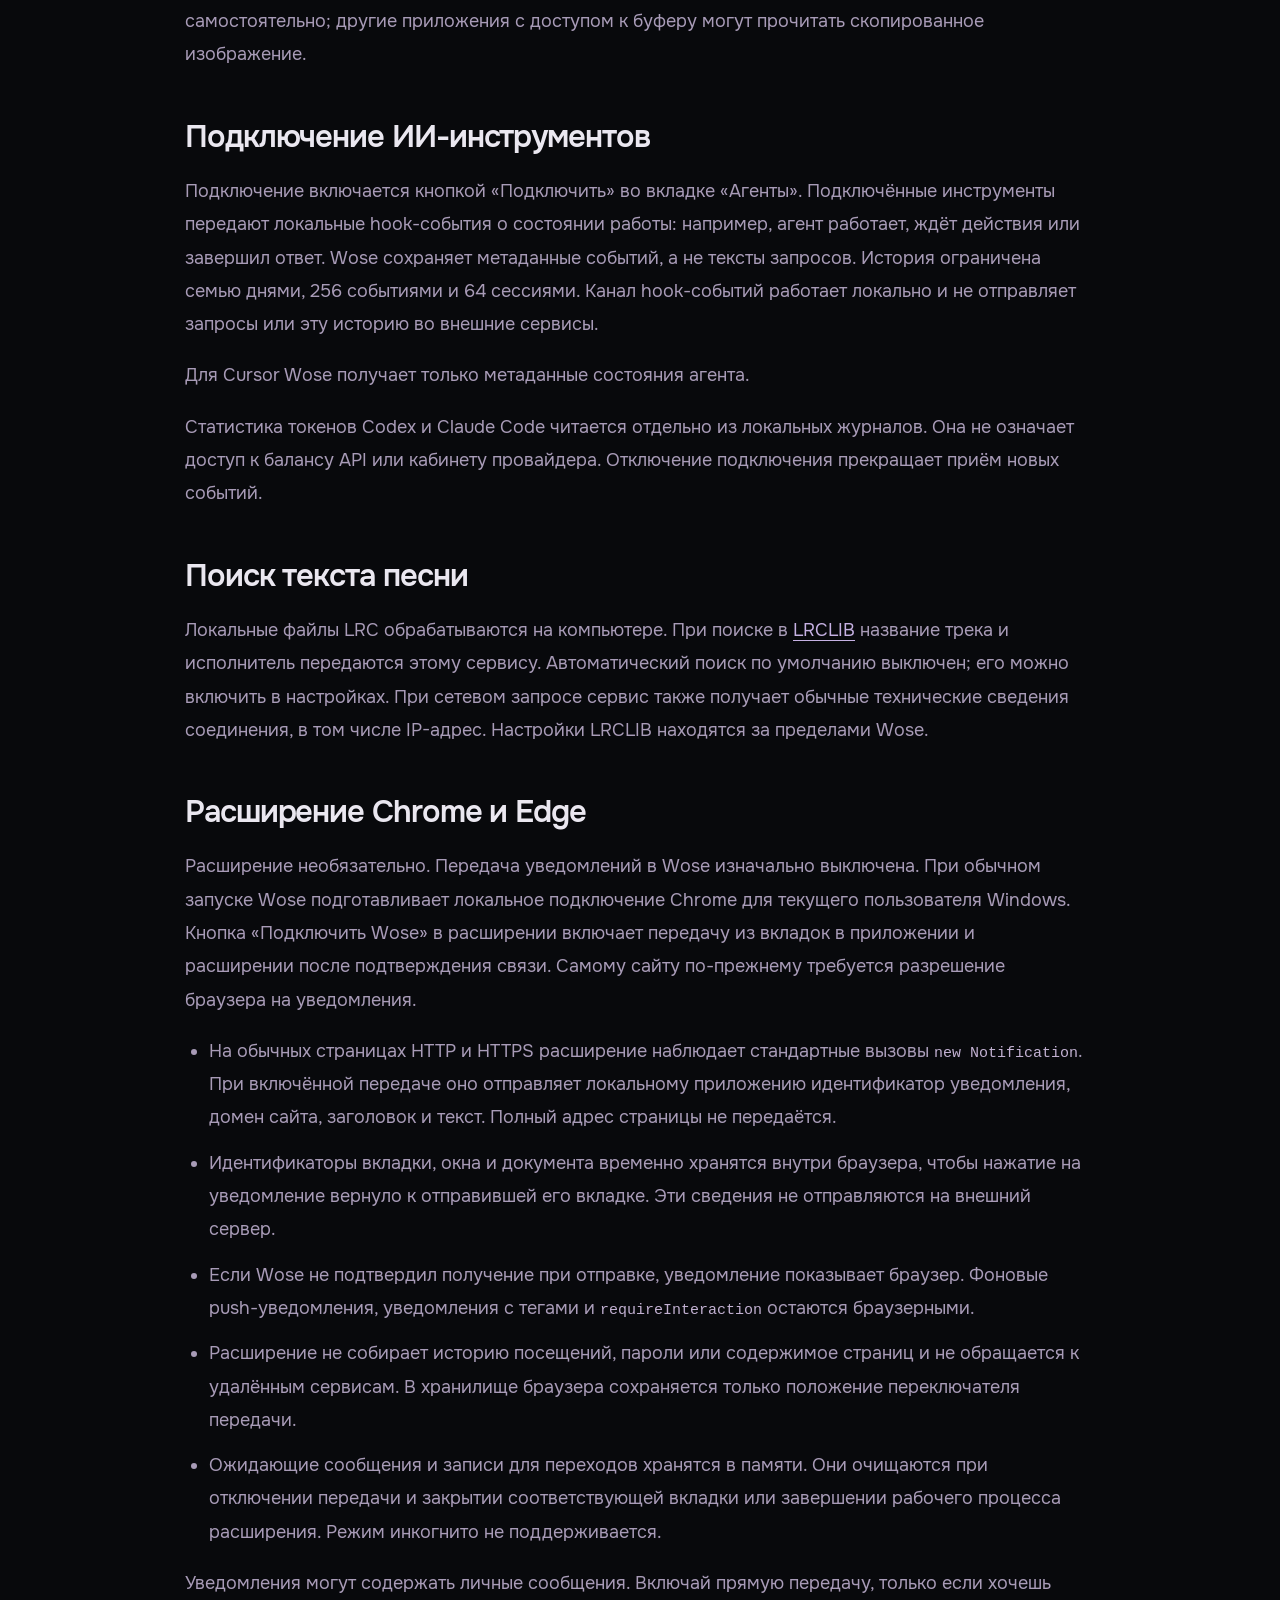
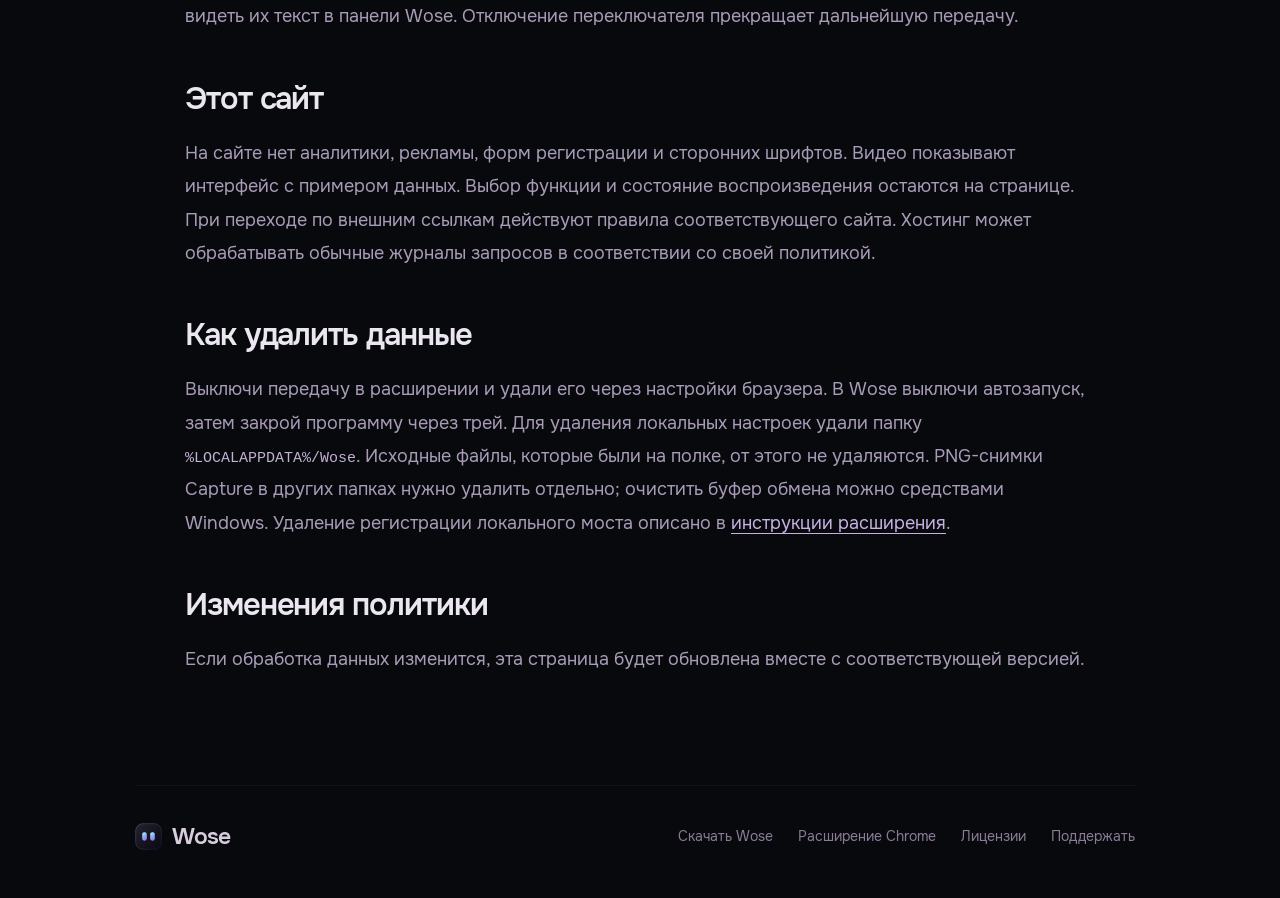
<file: site/privacy.html>
<!doctype html>
<html lang="ru">
  <head>
    <meta charset="utf-8" />
    <meta name="viewport" content="width=device-width,initial-scale=1" />
    <meta name="theme-color" content="#08090c" />
    <meta
      name="description"
      content="Какие данные используют Wose, браузерное расширение и этот сайт."
    />
    <title>Приватность — Wose</title>
    <link rel="icon" href="./assets/mark.svg" type="image/svg+xml" />
    <link rel="stylesheet" href="./privacy.css" />
  </head>
  <body>
    <a class="skip" href="#main">Перейти к содержанию</a>
    <header class="topbar">
      <nav class="nav wrap" aria-label="Основная навигация">
        <a class="brand" href="./index.html"
          ><img src="./assets/mark.svg" alt="" width="30" height="30" />Wose</a
        ><a class="text-link" href="./index.html">На главную</a>
      </nav>
    </header>
    <main class="legal wrap" id="main">
      <p class="section-label">Приватность</p>
      <h1>Приватность Wose</h1>
      <p class="updated">
        Обновлено 9 ноября 2026 · Wose 1.0.0 · расширение 0.2.1
      </p>
      <h2>Приложение Wose</h2>
      <p>
        Wose работает локально и не требует учётной записи. В этой версии нет
        аналитики, рекламных идентификаторов и отправки статистики разработчику.
      </p>
      <ul>
        <li>
          Настройки, задачи, привычки, записи воды, время фокуса и пути к файлам
          полки сохраняются в <code>%LOCALAPPDATA%/Wose/settings.json</code>.
          Полка ссылается на файлы в их исходных папках.
        </li>
        <li>
          История текстового буфера выключена при первом запуске. После
          включения скопированные тексты хранятся в памяти до завершения работы
          Wose.
        </li>
        <li>
          Для статистики токенов Wose читает локальные журналы Codex и Claude Code.
          Он не подключается к кабинетам провайдеров и не
          запрашивает их пароли.
        </li>
        <li>
          Информация о треке, громкости, питании, раскладке, сети и устройствах
          получается из интерфейсов Windows. Доступ к системным уведомлениям
          зависит от возможностей Windows и разрешения пользователя.
        </li>
        <li>
          Полученные уведомления используются для показа и перехода к источнику.
          История уведомлений хранится в памяти, а не отправляется на сервер Wose.
        </li>
      </ul>
      <h2>Обновления и профили</h2>
      <p>Автоматическая проверка обновлений включена по умолчанию и выполняется
        не чаще раза в день. Её можно выключить в настройках; ручная проверка
        остаётся доступной. Wose запрашивает подписанное описание выпуска на
        GitHub Releases и скачивает новую версию в фоне. Эти сервисы
        получают обычные технические сведения соединения, включая IP-адрес.
        Настройки, списки, сообщения, лицензия и другие локальные данные в запрос
        не включаются. Установка выполняется только по нажатию; служебные файлы
        проверки и результат установки остаются в <code>%LOCALAPPDATA%/Wose/Updates</code>.</p>
      <p>Все текущие функции, включая профили панели, доступны бесплатно без лицензии.
        Профили хранятся локально в папке Wose и содержат
        выбранное оформление и поведение персонажа, без файлов, задач и разрешений.
        Pro пока в разработке; продажи и активация в приложении не предлагаются.</p>
      <h2>Capture: снимки экрана</h2>
      <p>Capture создаёт снимок экрана, окна или выбранной области,
        сохраняет PNG на диск, копирует изображение в буфер обмена Windows
        и автоматически добавляет файл на полку.
        Снимки не отправляются на сервер Wose. Файлы остаются в папке сохранения,
        пока ты не удалишь их самостоятельно; другие приложения с доступом к
        буферу могут прочитать скопированное изображение.</p>
      <h2 id="agents">Подключение ИИ-инструментов</h2>
      <p>Подключение включается кнопкой «Подключить» во вкладке «Агенты». Подключённые инструменты передают
        локальные hook-события о состоянии работы: например, агент работает,
        ждёт действия или завершил ответ. Wose сохраняет метаданные событий, а не
        тексты запросов. История ограничена семью днями, 256 событиями и
        64 сессиями. Канал hook-событий работает локально и не отправляет
        запросы или эту историю во внешние сервисы.</p>
      <p>Для Cursor Wose получает только метаданные состояния агента.</p>
      <p>Статистика токенов Codex и Claude Code читается отдельно из локальных
        журналов. Она не означает доступ к балансу API или
        кабинету провайдера. Отключение подключения прекращает приём новых событий.</p>
      <h2>Поиск текста песни</h2>
      <p>
        Локальные файлы LRC обрабатываются на компьютере. При поиске в
        <a href="https://lrclib.net/">LRCLIB</a> название трека и исполнитель
        передаются этому сервису. Автоматический поиск по умолчанию выключен;
        его можно включить в настройках. При сетевом запросе сервис также
        получает обычные технические сведения соединения, в том числе IP-адрес.
        Настройки LRCLIB находятся за пределами Wose.
      </p>
      <h2>Расширение Chrome и Edge</h2>
      <p>
        Расширение необязательно. Передача уведомлений в Wose изначально
        выключена. При обычном запуске Wose подготавливает локальное подключение
        Chrome для текущего пользователя Windows. Кнопка «Подключить Wose»
        в расширении включает передачу из вкладок в приложении и расширении
        после подтверждения связи.
        Самому сайту по-прежнему требуется разрешение браузера на уведомления.
      </p>
      <ul>
        <li>
          На обычных страницах HTTP и HTTPS расширение наблюдает стандартные
          вызовы <code>new Notification</code>. При включённой передаче оно
          отправляет локальному приложению идентификатор уведомления, домен
          сайта, заголовок и текст. Полный адрес страницы не передаётся.
        </li>
        <li>
          Идентификаторы вкладки, окна и документа временно хранятся внутри
          браузера, чтобы нажатие на уведомление вернуло к отправившей его
          вкладке. Эти сведения не отправляются на внешний сервер.
        </li>
        <li>
          Если Wose не подтвердил получение при отправке, уведомление показывает
          браузер. Фоновые push-уведомления, уведомления с тегами и
          <code>requireInteraction</code> остаются браузерными.
        </li>
        <li>
          Расширение не собирает историю посещений, пароли или содержимое
          страниц и не обращается к удалённым сервисам. В хранилище браузера
          сохраняется только положение переключателя передачи.
        </li>
        <li>
          Ожидающие сообщения и записи для переходов хранятся в памяти. Они
          очищаются при отключении передачи и закрытии соответствующей вкладки
          или завершении рабочего процесса расширения. Режим инкогнито не
          поддерживается.
        </li>
      </ul>
      <p>
        Уведомления могут содержать личные сообщения. Включай прямую передачу,
        только если хочешь видеть их текст в панели Wose. Отключение
        переключателя прекращает дальнейшую передачу.
      </p>
      <h2>Этот сайт</h2>
      <p>
        На сайте нет аналитики, рекламы, форм регистрации и сторонних шрифтов.
        Видео показывают интерфейс с примером данных. Выбор функции и состояние
        воспроизведения остаются на странице. При переходе по
        внешним ссылкам действуют правила соответствующего сайта. Хостинг может
        обрабатывать обычные журналы запросов в соответствии со своей политикой.
      </p>
      <h2>Как удалить данные</h2>
      <p>
        Выключи передачу в расширении и удали его через настройки браузера. В
        Wose выключи автозапуск, затем закрой программу через трей. Для удаления
        локальных настроек удали папку <code>%LOCALAPPDATA%/Wose</code>.
        Исходные файлы, которые были на полке, от этого не удаляются. PNG-снимки
        Capture в других папках нужно удалить отдельно; очистить буфер обмена
        можно средствами Windows. Удаление
        регистрации локального моста описано в
        <a href="./browser-extension.html">инструкции расширения</a>.
      </p>
      <h2>Изменения политики</h2>
      <p>
        Если обработка данных изменится, эта страница будет обновлена вместе с
        соответствующей версией.
      </p>
    </main>
    <footer class="footer wrap"><a class="brand" href="./index.html"><img src="./assets/mark.svg" width="27" height="27" alt="">Wose</a><div class="footer-links"><a href="https://github.com/sokol040201/Wose-public/releases/download/v1.0.0/Wose-v1.0.0-windows-x64.exe" download>Скачать Wose</a><a href="https://github.com/sokol040201/Wose-public/releases/download/v1.0.0/Wose-Chrome.zip" download>Расширение Chrome</a><a href="./licenses.html">Лицензии</a><a href="./index.html#support">Поддержать</a></div></footer></body></html>
</file>
<file: site/assets/ExtensionFilm-BRDBALvY.css>
.extension-demo{color:#e9e2f1;min-width:0;margin:0;position:relative}.extension-demo-scene{isolation:isolate;aspect-ratio:16/9;background:#0b0d11;border:1px solid #ffffff0e;border-radius:20px;position:relative;overflow:hidden}.extension-film-fallback{aspect-ratio:16/9;background:#0b0d11}.demo-play{color:#e8e0f2;opacity:0;cursor:pointer;background:#181b21dd;border:1px solid #ffffff13;border-radius:11px;place-items:center;width:40px;height:40px;padding:0;transition:opacity .16s;display:grid;position:absolute;bottom:12px;right:12px}.demo-play>svg{width:17px;height:17px}.extension-demo:hover>.demo-play,.extension-demo:focus-within>.demo-play,.demo-play:focus-visible{opacity:1}.demo-play:focus-visible{outline-offset:3px;outline:2px solid #c7b7f4}@media (width>=761px){.browser-extension-section{grid-template-columns:minmax(280px,.8fr) minmax(0,1.2fr);gap:55px}}@media (width<=1100px) and (width>=761px){.browser-extension-section{gap:30px}}@media (width<=450px){.extension-demo-scene{border-radius:16px}}@media (hover:none),(pointer:coarse){.demo-play{opacity:.9}}@media (prefers-reduced-motion:reduce){.demo-play{opacity:1;transition:none}}@media print{.demo-play{display:none}}
</file>
<file: site/assets/main-DUFIARXD.css>
.support-section{padding-block:48px 100px;scroll-margin-top:32px}.support-card{isolation:isolate;text-align:center;background:radial-gradient(at 20% 110%,#0da9dc20,#0000 56%),radial-gradient(at 85% 110%,#9270f52b,#0000 64%),#0b0c13;border-radius:34px;padding:54px 32px 40px;position:relative;overflow:hidden}.support-card:before{content:"";border-radius:inherit;pointer-events:none;background:linear-gradient(125deg,#21b7e7aa,#838bf039 42%,#a387eaaa);padding:1px;position:absolute;inset:0;-webkit-mask-image:linear-gradient(#fff 0 0),linear-gradient(#fff 0 0);mask-image:linear-gradient(#fff 0 0),linear-gradient(#fff 0 0);-webkit-mask-position:0 0,0 0;mask-position:0 0,0 0;-webkit-mask-size:auto,auto;mask-size:auto,auto;-webkit-mask-repeat:repeat,repeat;mask-repeat:repeat,repeat;-webkit-mask-clip:content-box,border-box;mask-clip:content-box,border-box;-webkit-mask-origin:content-box,border-box;mask-origin:content-box,border-box;-webkit-mask-composite:xor;mask-composite:exclude;-webkit-mask-source-type:auto,auto;mask-mode:match-source,match-source}.support-mark{filter:drop-shadow(0 8px 28px #ae87e52d);margin:0 auto 24px;display:block}.support-card h2{letter-spacing:-.05em;font-size:clamp(34px,4vw,54px);font-weight:600;line-height:1.12}.support-copy{color:#a4a3b7;max-width:700px;margin:22px auto 32px;font-size:18px;line-height:1.7}.support-methods{flex-wrap:wrap;justify-content:center;gap:12px;display:flex}.support-method{color:#161521;background:#eeedf4;border-radius:32px;justify-content:center;align-items:center;gap:13px;min-width:270px;min-height:64px;padding:15px 24px;transition:background .18s,transform .18s;display:flex}.support-method svg{flex:none;width:18px;height:18px}.support-method-name{letter-spacing:-.5px;font-size:20px;font-weight:700}.support-method-name.boosty{color:#b34a10}.support-method-detail{color:#4f4c63;font-size:13px}.support-method.is-pending{color:#d4d0e1;background:#d8d3ec0c;border:1px solid #d8d3ec12}.is-pending .support-method-detail{color:#9690a7}.is-pending .boosty{color:#e7aa89}.support-soon{color:#aaa2bd;background:#d6c6f511;border-radius:5px;padding:3px 7px;font-size:10px}.support-note{color:#8a829f;margin:26px auto 0;font-size:13px;line-height:1.6}.support-method[href]:hover{background:#d9d0ed;transform:translateY(-2px)}.support-method[href]:active{transform:translateY(0)}@media (width<=760px){.support-section{padding-block:24px 64px}.support-card{border-radius:25px;padding:38px 20px 30px}.support-copy{margin-block:18px 25px;font-size:16px}.support-methods{flex-direction:column;align-items:stretch;max-width:390px;margin:auto}.support-method{min-width:0;min-height:60px;padding-inline:17px}.support-method-detail,.support-note{font-size:12px}}@media (prefers-reduced-motion:reduce){.support-method{transition:none}.support-method[href]:hover{transform:none}}@layer properties{@supports (((-webkit-hyphens:none)) and (not (margin-trim:block))) or ((-moz-orient:inline) and (not (color:rgb(from red r g b)))){*,:before,:after,::backdrop{--tw-translate-x:0;--tw-translate-y:0;--tw-translate-z:0;--tw-scale-x:1;--tw-scale-y:1;--tw-scale-z:1;--tw-border-style:solid;--tw-gradient-position:initial;--tw-gradient-from:#0000;--tw-gradient-via:#0000;--tw-gradient-to:#0000;--tw-gradient-stops:initial;--tw-gradient-via-stops:initial;--tw-gradient-from-position:0%;--tw-gradient-via-position:50%;--tw-gradient-to-position:100%;--tw-leading:initial;--tw-font-weight:initial;--tw-tracking:initial;--tw-ordinal:initial;--tw-slashed-zero:initial;--tw-numeric-figure:initial;--tw-numeric-spacing:initial;--tw-numeric-fraction:initial;--tw-shadow:0 0 #0000;--tw-shadow-color:initial;--tw-shadow-alpha:100%;--tw-inset-shadow:0 0 #0000;--tw-inset-shadow-color:initial;--tw-inset-shadow-alpha:100%;--tw-ring-color:initial;--tw-ring-shadow:0 0 #0000;--tw-inset-ring-color:initial;--tw-inset-ring-shadow:0 0 #0000;--tw-ring-inset:initial;--tw-ring-offset-width:0px;--tw-ring-offset-color:#fff;--tw-ring-offset-shadow:0 0 #0000;--tw-outline-style:solid;--tw-blur:initial;--tw-brightness:initial;--tw-contrast:initial;--tw-grayscale:initial;--tw-hue-rotate:initial;--tw-invert:initial;--tw-opacity:initial;--tw-saturate:initial;--tw-sepia:initial;--tw-drop-shadow:initial;--tw-drop-shadow-color:initial;--tw-drop-shadow-alpha:100%;--tw-drop-shadow-size:initial;--tw-duration:initial;--tw-ease:initial;--tw-content:""}}}@layer theme{:root,:host{--font-sans:Onest,system-ui,sans-serif;--font-mono:ui-monospace, SFMono-Regular, Menlo, Monaco, Consolas, "Liberation Mono", "Courier New", monospace;--spacing:.25rem;--container-xl:36rem;--container-6xl:72rem;--text-xs:.75rem;--text-xs--line-height:calc(1 / .75);--text-sm:.875rem;--text-sm--line-height:calc(1.25 / .875);--text-base:1rem;--text-base--line-height:calc(1.5 / 1);--text-xl:1.25rem;--text-xl--line-height:calc(1.75 / 1.25);--text-3xl:1.875rem;--text-3xl--line-height:calc(2.25 / 1.875);--text-4xl:2.25rem;--text-4xl--line-height:calc(2.5 / 2.25);--text-6xl:3.75rem;--text-6xl--line-height:1;--text-8xl:6rem;--text-8xl--line-height:1;--font-weight-normal:400;--font-weight-medium:500;--font-weight-semibold:600;--tracking-tight:-.025em;--leading-tight:1.25;--leading-relaxed:1.625;--radius-md:.375rem;--radius-lg:.5rem;--radius-xl:.75rem;--radius-2xl:1rem;--drop-shadow-2xl:0 25px 25px #00000026;--ease-out:cubic-bezier(0, 0, .2, 1);--animate-pulse:pulse 2s cubic-bezier(.4, 0, .6, 1) infinite;--default-transition-duration:.15s;--default-transition-timing-function:cubic-bezier(.4, 0, .2, 1);--default-font-family:var(--font-sans);--default-mono-font-family:var(--font-mono);--color-background:#08090c;--color-foreground:#f0f0f4;--color-muted:#17171c;--color-muted-foreground:#a1a1ad;--color-border:#ffffff14;--color-primary:#d8ccfa;--color-ring:#c4b3f1;--color-card:#111115;--animate-accordion-down:accordion-down .38s cubic-bezier(.4,0,.2,1);--animate-accordion-up:accordion-up .16s cubic-bezier(.4,0,.2,1)}}@layer base{*,:after,:before,::backdrop{box-sizing:border-box;border:0 solid;margin:0;padding:0}::file-selector-button{box-sizing:border-box;border:0 solid;margin:0;padding:0}html,:host{-webkit-text-size-adjust:100%;tab-size:4;line-height:1.5;font-family:var(--default-font-family,-apple-system, BlinkMacSystemFont, "Segoe UI", Roboto, "Helvetica Neue", "Noto Sans", Arial, sans-serif, "Apple Color Emoji", "Segoe UI Emoji", "Segoe UI Symbol", "Noto Color Emoji");font-feature-settings:var(--default-font-feature-settings,normal);font-variation-settings:var(--default-font-variation-settings,normal);-webkit-tap-highlight-color:transparent}hr{height:0;color:inherit;border-top-width:1px}abbr:where([title]){-webkit-text-decoration:underline dotted;text-decoration:underline dotted}h1,h2,h3,h4,h5,h6{font-size:inherit;font-weight:inherit}a{color:inherit;-webkit-text-decoration:inherit;-webkit-text-decoration:inherit;-webkit-text-decoration:inherit;-webkit-text-decoration:inherit;text-decoration:inherit}b,strong{font-weight:bolder}code,kbd,samp,pre{font-family:var(--default-mono-font-family,ui-monospace, SFMono-Regular, Menlo, Monaco, Consolas, "Liberation Mono", "Courier New", monospace);font-feature-settings:var(--default-mono-font-feature-settings,normal);font-variation-settings:var(--default-mono-font-variation-settings,normal);font-size:1em}small{font-size:80%}sub,sup{vertical-align:baseline;font-size:75%;line-height:0;position:relative}sub{bottom:-.25em}sup{top:-.5em}table{text-indent:0;border-color:inherit;border-collapse:collapse}:-moz-focusring:where(:not(iframe)){outline:auto}progress{vertical-align:baseline}summary{display:list-item}ol,ul,menu{list-style:none}img,svg,video,canvas,audio,iframe,embed,object{vertical-align:middle;display:block}img,video{max-width:100%;height:auto}button,input,select,optgroup,textarea{font:inherit;font-feature-settings:inherit;font-variation-settings:inherit;letter-spacing:inherit;color:inherit;opacity:1;background-color:#0000;border-radius:0}::file-selector-button{font:inherit;font-feature-settings:inherit;font-variation-settings:inherit;letter-spacing:inherit;color:inherit;opacity:1;background-color:#0000;border-radius:0}:where(select:is([multiple],[size])) optgroup{font-weight:bolder}:where(select:is([multiple],[size])) optgroup option{padding-inline-start:20px}::file-selector-button{margin-inline-end:4px}::placeholder{opacity:1}@supports (not ((-webkit-appearance:-apple-pay-button))) or (contain-intrinsic-size:1px){::placeholder{color:currentColor}@supports (color:color-mix(in lab, red, red)){::placeholder{color:color-mix(in oklab, currentcolor 50%, transparent)}}}textarea{resize:vertical}::-webkit-search-decoration{-webkit-appearance:none}::-webkit-date-and-time-value{min-height:1lh;text-align:inherit}::-webkit-datetime-edit{display:inline-flex}::-webkit-datetime-edit-fields-wrapper{padding:0}::-webkit-datetime-edit{padding-block:0}::-webkit-datetime-edit-year-field{padding-block:0}::-webkit-datetime-edit-month-field{padding-block:0}::-webkit-datetime-edit-day-field{padding-block:0}::-webkit-datetime-edit-hour-field{padding-block:0}::-webkit-datetime-edit-minute-field{padding-block:0}::-webkit-datetime-edit-second-field{padding-block:0}::-webkit-datetime-edit-millisecond-field{padding-block:0}::-webkit-datetime-edit-meridiem-field{padding-block:0}::-webkit-calendar-picker-indicator{line-height:1}:-moz-ui-invalid{box-shadow:none}button,input:where([type=button],[type=reset],[type=submit]){appearance:button}::file-selector-button{appearance:button}::-webkit-inner-spin-button{height:auto}::-webkit-outer-spin-button{height:auto}[hidden]:where(:not([hidden=until-found])){display:none!important}}@layer components;@layer utilities{.pointer-events-none{pointer-events:none}.visible{visibility:visible}.absolute{position:absolute}.relative{position:relative}.inset-x-0{inset-inline:0}.inset-y-0{inset-block:0}.start-0{inset-inline-start:calc(var(--spacing) * 0)}.-top-\[128px\]{top:-128px}.top-0{top:0}.top-\[50\%\]{top:50%}.-bottom-\[128px\]{bottom:-128px}.bottom-0{bottom:0}.left-1\/2{left:50%}.z-10{z-index:10}.container{width:100%}@media (width>=40rem){.container{max-width:40rem}}@media (width>=48rem){.container{max-width:48rem}}@media (width>=64rem){.container{max-width:64rem}}@media (width>=80rem){.container{max-width:80rem}}@media (width>=96rem){.container{max-width:96rem}}.m-0{margin:0}.mx-1\.5{margin-inline:calc(var(--spacing) * 1.5)}.mx-auto{margin-inline:auto}.ms-0\.5{margin-inline-start:calc(var(--spacing) * .5)}.mt-0\.5{margin-top:calc(var(--spacing) * .5)}.mt-2{margin-top:calc(var(--spacing) * 2)}.mt-6{margin-top:calc(var(--spacing) * 6)}.mt-auto{margin-top:auto}.mr-2{margin-right:calc(var(--spacing) * 2)}.block{display:block}.contents{display:contents}.flex{display:flex}.grid{display:grid}.hidden{display:none}.inline-block{display:inline-block}.inline-flex{display:inline-flex}.size-2{width:calc(var(--spacing) * 2);height:calc(var(--spacing) * 2)}.size-3{width:calc(var(--spacing) * 3);height:calc(var(--spacing) * 3)}.size-3\.5{width:calc(var(--spacing) * 3.5);height:calc(var(--spacing) * 3.5)}.size-4{width:calc(var(--spacing) * 4);height:calc(var(--spacing) * 4)}.size-8{width:calc(var(--spacing) * 8);height:calc(var(--spacing) * 8)}.size-9{width:calc(var(--spacing) * 9);height:calc(var(--spacing) * 9)}.h-4{height:calc(var(--spacing) * 4)}.h-7{height:calc(var(--spacing) * 7)}.h-8{height:calc(var(--spacing) * 8)}.h-9{height:calc(var(--spacing) * 9)}.h-10{height:calc(var(--spacing) * 10)}.h-\[128px\]{height:128px}.h-\[256px\]{height:256px}.h-auto{height:auto}.h-px{height:1px}.min-h-80{min-height:calc(var(--spacing) * 80)}.w-0\.5{width:calc(var(--spacing) * .5)}.w-4{width:calc(var(--spacing) * 4)}.w-16{width:calc(var(--spacing) * 16)}.w-\[40\%\]{width:40%}.w-\[60\%\]{width:60%}.w-full{width:100%}.w-px{width:1px}.max-w-6xl{max-width:var(--container-6xl)}.max-w-\[350px\]{max-width:350px}.max-w-\[740px\]{max-width:740px}.max-w-\[820px\]{max-width:820px}.max-w-\[1440px\]{max-width:1440px}.max-w-xl{max-width:var(--container-xl)}.min-w-0{min-width:0}.flex-1{flex:1}.shrink-0{flex-shrink:0}.origin-top{transform-origin:top}.-translate-x-1\/2{--tw-translate-x:calc(calc(1 / 2 * 100%) * -1);translate:var(--tw-translate-x) var(--tw-translate-y)}.-translate-y-1\/2{--tw-translate-y:calc(calc(1 / 2 * 100%) * -1);translate:var(--tw-translate-x) var(--tw-translate-y)}.translate-y-0\.5{--tw-translate-y:calc(var(--spacing) * .5);translate:var(--tw-translate-x) var(--tw-translate-y)}.scale-200{--tw-scale-x:200%;--tw-scale-y:200%;--tw-scale-z:200%;scale:var(--tw-scale-x) var(--tw-scale-y)}.scale-y-0{--tw-scale-y:0%;scale:var(--tw-scale-x) var(--tw-scale-y)}.scale-\[2\.5\]{scale:2.5}.animate-pulse{animation:var(--animate-pulse)}.grid-rows-\[0fr\]{grid-template-rows:0fr}.flex-col{flex-direction:column}.flex-wrap{flex-wrap:wrap}.place-items-center{place-items:center}.items-center{align-items:center}.items-start{align-items:flex-start}.justify-between{justify-content:space-between}.justify-center{justify-content:center}.gap-1{gap:var(--spacing)}.gap-2{gap:calc(var(--spacing) * 2)}.gap-3{gap:calc(var(--spacing) * 3)}.gap-4{gap:calc(var(--spacing) * 4)}.gap-6{gap:calc(var(--spacing) * 6)}.gap-12{gap:calc(var(--spacing) * 12)}.truncate{text-overflow:ellipsis;white-space:nowrap;overflow:hidden}.overflow-hidden{overflow:hidden}.rounded{border-radius:.25rem}.rounded-2xl{border-radius:var(--radius-2xl)}.rounded-\[48px\]{border-radius:48px}.rounded-\[50\%\]{border-radius:50%}.rounded-full{border-radius:2147483647px}.rounded-lg{border-radius:var(--radius-lg)}.rounded-md{border-radius:var(--radius-md)}.rounded-xl{border-radius:var(--radius-xl)}.border{border-style:var(--tw-border-style);border-width:1px}.border-0{border-style:var(--tw-border-style);border-width:0}.border-b{border-bottom-style:var(--tw-border-style);border-bottom-width:1px}.border-border{border-color:var(--color-border)}.border-border\/70{border-color:#ffffff0e}@supports (color:color-mix(in lab, red, red)){.border-border\/70{border-color:color-mix(in oklab, var(--color-border) 70%, transparent)}}.border-border\/100{border-color:var(--color-border)}.border-primary{border-color:var(--color-primary)}.border-transparent{border-color:#0000}.border-t-primary{border-top-color:var(--color-primary)}.bg-background{background-color:var(--color-background)}.bg-background\/60{background-color:#08090c99}@supports (color:color-mix(in lab, red, red)){.bg-background\/60{background-color:color-mix(in oklab, var(--color-background) 60%, transparent)}}.bg-background\/90{background-color:#08090ce6}@supports (color:color-mix(in lab, red, red)){.bg-background\/90{background-color:color-mix(in oklab, var(--color-background) 90%, transparent)}}.bg-border{background-color:var(--color-border)}.bg-border\/50{background-color:#ffffff0a}@supports (color:color-mix(in lab, red, red)){.bg-border\/50{background-color:color-mix(in oklab, var(--color-border) 50%, transparent)}}.bg-card\/40{background-color:#11111566}@supports (color:color-mix(in lab, red, red)){.bg-card\/40{background-color:color-mix(in oklab, var(--color-card) 40%, transparent)}}.bg-foreground{background-color:var(--color-foreground)}.bg-muted{background-color:var(--color-muted)}.bg-muted\/40{background-color:#17171c66}@supports (color:color-mix(in lab, red, red)){.bg-muted\/40{background-color:color-mix(in oklab, var(--color-muted) 40%, transparent)}}.bg-primary{background-color:var(--color-primary)}.bg-linear-to-b{--tw-gradient-position:to bottom}@supports (background-image:linear-gradient(in lab, red, red)){.bg-linear-to-b{--tw-gradient-position:to bottom in oklab}}.bg-linear-to-b{background-image:linear-gradient(var(--tw-gradient-stops))}.bg-linear-to-r{--tw-gradient-position:to right}@supports (background-image:linear-gradient(in lab, red, red)){.bg-linear-to-r{--tw-gradient-position:to right in oklab}}.bg-linear-to-r{background-image:linear-gradient(var(--tw-gradient-stops))}.bg-radial{--tw-gradient-position:in oklab;background-image:radial-gradient(var(--tw-gradient-stops))}.from-foreground{--tw-gradient-from:var(--color-foreground);--tw-gradient-stops:var(--tw-gradient-via-stops,var(--tw-gradient-position), var(--tw-gradient-from) var(--tw-gradient-from-position), var(--tw-gradient-to) var(--tw-gradient-to-position))}.from-primary\/60{--tw-gradient-from:#d8ccfa99}@supports (color:color-mix(in lab, red, red)){.from-primary\/60{--tw-gradient-from:color-mix(in oklab, var(--color-primary) 60%, transparent)}}.from-primary\/60{--tw-gradient-stops:var(--tw-gradient-via-stops,var(--tw-gradient-position), var(--tw-gradient-from) var(--tw-gradient-from-position), var(--tw-gradient-to) var(--tw-gradient-to-position))}.from-transparent{--tw-gradient-from:transparent;--tw-gradient-stops:var(--tw-gradient-via-stops,var(--tw-gradient-position), var(--tw-gradient-from) var(--tw-gradient-from-position), var(--tw-gradient-to) var(--tw-gradient-to-position))}.from-10\%{--tw-gradient-from-position:10%}.via-primary\/40{--tw-gradient-via:#d8ccfa66}@supports (color:color-mix(in lab, red, red)){.via-primary\/40{--tw-gradient-via:color-mix(in oklab, var(--color-primary) 40%, transparent)}}.via-primary\/40{--tw-gradient-via-stops:var(--tw-gradient-position), var(--tw-gradient-from) var(--tw-gradient-from-position), var(--tw-gradient-via) var(--tw-gradient-via-position), var(--tw-gradient-to) var(--tw-gradient-to-position);--tw-gradient-stops:var(--tw-gradient-via-stops)}.to-foreground{--tw-gradient-to:var(--color-foreground);--tw-gradient-stops:var(--tw-gradient-via-stops,var(--tw-gradient-position), var(--tw-gradient-from) var(--tw-gradient-from-position), var(--tw-gradient-to) var(--tw-gradient-to-position))}.to-primary\/100{--tw-gradient-to:var(--color-primary);--tw-gradient-stops:var(--tw-gradient-via-stops,var(--tw-gradient-position), var(--tw-gradient-from) var(--tw-gradient-from-position), var(--tw-gradient-to) var(--tw-gradient-to-position))}.to-transparent{--tw-gradient-to:transparent;--tw-gradient-stops:var(--tw-gradient-via-stops,var(--tw-gradient-position), var(--tw-gradient-from) var(--tw-gradient-from-position), var(--tw-gradient-to) var(--tw-gradient-to-position))}.to-60\%{--tw-gradient-to-position:60%}.bg-clip-text{-webkit-background-clip:text;background-clip:text}.p-1{padding:var(--spacing)}.p-2{padding:calc(var(--spacing) * 2)}.p-3{padding:calc(var(--spacing) * 3)}.p-4{padding:calc(var(--spacing) * 4)}.px-1{padding-inline:var(--spacing)}.px-1\.5{padding-inline:calc(var(--spacing) * 1.5)}.px-2{padding-inline:calc(var(--spacing) * 2)}.px-2\.5{padding-inline:calc(var(--spacing) * 2.5)}.px-3{padding-inline:calc(var(--spacing) * 3)}.px-4{padding-inline:calc(var(--spacing) * 4)}.px-5{padding-inline:calc(var(--spacing) * 5)}.px-6{padding-inline:calc(var(--spacing) * 6)}.py-0\.5{padding-block:calc(var(--spacing) * .5)}.py-1{padding-block:var(--spacing)}.py-2{padding-block:calc(var(--spacing) * 2)}.py-2\.5{padding-block:calc(var(--spacing) * 2.5)}.py-3{padding-block:calc(var(--spacing) * 3)}.py-4{padding-block:calc(var(--spacing) * 4)}.py-20{padding-block:calc(var(--spacing) * 20)}.pt-0{padding-top:0}.pt-1\.5{padding-top:calc(var(--spacing) * 1.5)}.pt-5{padding-top:calc(var(--spacing) * 5)}.pt-12{padding-top:calc(var(--spacing) * 12)}.pt-16{padding-top:calc(var(--spacing) * 16)}.pt-px{padding-top:1px}.pb-0{padding-bottom:0}.pb-4{padding-bottom:calc(var(--spacing) * 4)}.text-center{text-align:center}.text-left{text-align:left}.text-start{text-align:start}.text-3xl{font-size:var(--text-3xl);line-height:var(--tw-leading,var(--text-3xl--line-height))}.text-4xl{font-size:var(--text-4xl);line-height:var(--tw-leading,var(--text-4xl--line-height))}.text-base{font-size:var(--text-base);line-height:var(--tw-leading,var(--text-base--line-height))}.text-sm{font-size:var(--text-sm);line-height:var(--tw-leading,var(--text-sm--line-height))}.text-xs{font-size:var(--text-xs);line-height:var(--tw-leading,var(--text-xs--line-height))}.text-\[10px\]{font-size:10px}.leading-relaxed{--tw-leading:var(--leading-relaxed);line-height:var(--leading-relaxed)}.leading-tight{--tw-leading:var(--leading-tight);line-height:var(--leading-tight)}.font-medium{--tw-font-weight:var(--font-weight-medium);font-weight:var(--font-weight-medium)}.font-normal{--tw-font-weight:var(--font-weight-normal);font-weight:var(--font-weight-normal)}.font-semibold{--tw-font-weight:var(--font-weight-semibold);font-weight:var(--font-weight-semibold)}.tracking-tight{--tw-tracking:var(--tracking-tight);letter-spacing:var(--tracking-tight)}.text-balance{text-wrap:balance}.whitespace-normal{white-space:normal}.whitespace-nowrap{white-space:nowrap}.text-border{color:var(--color-border)}.text-foreground{color:var(--color-foreground)}.text-muted-foreground{color:var(--color-muted-foreground)}.text-primary{color:var(--color-primary)}.text-transparent{color:#0000}.uppercase{text-transform:uppercase}.tabular-nums{--tw-numeric-spacing:tabular-nums;font-variant-numeric:var(--tw-ordinal, ) var(--tw-slashed-zero, ) var(--tw-numeric-figure, ) var(--tw-numeric-spacing, ) var(--tw-numeric-fraction, )}.underline-offset-4{text-underline-offset:4px}.opacity-0{opacity:0}.opacity-20{opacity:.2}.shadow-2xl{--tw-shadow:0 25px 50px -12px var(--tw-shadow-color,#00000040);box-shadow:var(--tw-inset-shadow), var(--tw-inset-ring-shadow), var(--tw-ring-offset-shadow), var(--tw-ring-shadow), var(--tw-shadow)}.shadow-md{--tw-shadow:0 4px 6px -1px var(--tw-shadow-color,#0000001a), 0 2px 4px -2px var(--tw-shadow-color,#0000001a);box-shadow:var(--tw-inset-shadow), var(--tw-inset-ring-shadow), var(--tw-ring-offset-shadow), var(--tw-ring-shadow), var(--tw-shadow)}.shadow-sm{--tw-shadow:0 1px 3px 0 var(--tw-shadow-color,#0000001a), 0 1px 2px -1px var(--tw-shadow-color,#0000001a);box-shadow:var(--tw-inset-shadow), var(--tw-inset-ring-shadow), var(--tw-ring-offset-shadow), var(--tw-ring-shadow), var(--tw-shadow)}.shadow-xs{--tw-shadow:0 1px 2px 0 var(--tw-shadow-color,#0000000d);box-shadow:var(--tw-inset-shadow), var(--tw-inset-ring-shadow), var(--tw-ring-offset-shadow), var(--tw-ring-shadow), var(--tw-shadow)}.ring-offset-background{--tw-ring-offset-color:var(--color-background)}.outline{outline-style:var(--tw-outline-style);outline-width:1px}.drop-shadow-2xl{--tw-drop-shadow-size:drop-shadow(0 25px 25px var(--tw-drop-shadow-color,#00000026));--tw-drop-shadow:drop-shadow(var(--drop-shadow-2xl));filter:var(--tw-blur, ) var(--tw-brightness, ) var(--tw-contrast, ) var(--tw-grayscale, ) var(--tw-hue-rotate, ) var(--tw-invert, ) var(--tw-saturate, ) var(--tw-sepia, ) var(--tw-drop-shadow, )}.transition-\[grid-template-rows\,opacity\]{transition-property:grid-template-rows,opacity;transition-timing-function:var(--tw-ease,var(--default-transition-timing-function));transition-duration:var(--tw-duration,var(--default-transition-duration))}.transition-all{transition-property:all;transition-timing-function:var(--tw-ease,var(--default-transition-timing-function));transition-duration:var(--tw-duration,var(--default-transition-duration))}.transition-colors{transition-property:color,background-color,border-color,outline-color,text-decoration-color,fill,stroke,--tw-gradient-from,--tw-gradient-via,--tw-gradient-to;transition-timing-function:var(--tw-ease,var(--default-transition-timing-function));transition-duration:var(--tw-duration,var(--default-transition-duration))}.transition-transform{transition-property:transform,translate,scale,rotate;transition-timing-function:var(--tw-ease,var(--default-transition-timing-function));transition-duration:var(--tw-duration,var(--default-transition-duration))}.delay-100{transition-delay:.1s}.delay-300{transition-delay:.3s}.delay-700{transition-delay:.7s}.delay-1000{transition-delay:1s}.duration-200{--tw-duration:.2s;transition-duration:.2s}.duration-300{--tw-duration:.3s;transition-duration:.3s}.duration-500{--tw-duration:.5s;transition-duration:.5s}.ease-out{--tw-ease:var(--ease-out);transition-timing-function:var(--ease-out)}:is(:where(.group\/trigger)[data-state=active] .group-data-\[state\=active\]\/trigger\:scale-y-100){--tw-scale-y:100%;scale:var(--tw-scale-x) var(--tw-scale-y)}:is(:where(.group\/trigger)[data-state=active] .group-data-\[state\=active\]\/trigger\:grid-rows-\[1fr\]){grid-template-rows:1fr}:is(:where(.group\/trigger)[data-state=active] .group-data-\[state\=active\]\/trigger\:text-primary){color:var(--color-primary)}:is(:where(.group\/trigger)[data-state=active] .group-data-\[state\=active\]\/trigger\:opacity-100){opacity:1}.after\:hidden:after{content:var(--tw-content);display:none}@media (hover:hover){.hover\:bg-muted\/50:hover{background-color:#17171c80}@supports (color:color-mix(in lab, red, red)){.hover\:bg-muted\/50:hover{background-color:color-mix(in oklab, var(--color-muted) 50%, transparent)}}.hover\:from-primary\/70:hover{--tw-gradient-from:#d8ccfab3}@supports (color:color-mix(in lab, red, red)){.hover\:from-primary\/70:hover{--tw-gradient-from:color-mix(in oklab, var(--color-primary) 70%, transparent)}}.hover\:from-primary\/70:hover{--tw-gradient-stops:var(--tw-gradient-via-stops,var(--tw-gradient-position), var(--tw-gradient-from) var(--tw-gradient-from-position), var(--tw-gradient-to) var(--tw-gradient-to-position))}.hover\:to-primary\/90:hover{--tw-gradient-to:#d8ccfae6}@supports (color:color-mix(in lab, red, red)){.hover\:to-primary\/90:hover{--tw-gradient-to:color-mix(in oklab, var(--color-primary) 90%, transparent)}}.hover\:to-primary\/90:hover{--tw-gradient-stops:var(--tw-gradient-via-stops,var(--tw-gradient-position), var(--tw-gradient-from) var(--tw-gradient-from-position), var(--tw-gradient-to) var(--tw-gradient-to-position))}.hover\:underline:hover{text-decoration-line:underline}}.focus\:ring-2:focus{--tw-ring-shadow:var(--tw-ring-inset, ) 0 0 0 calc(2px + var(--tw-ring-offset-width)) var(--tw-ring-color,currentcolor);box-shadow:var(--tw-inset-shadow), var(--tw-inset-ring-shadow), var(--tw-ring-offset-shadow), var(--tw-ring-shadow), var(--tw-shadow)}.focus\:ring-ring:focus{--tw-ring-color:var(--color-ring)}.focus\:ring-offset-2:focus{--tw-ring-offset-width:2px;--tw-ring-offset-shadow:var(--tw-ring-inset, ) 0 0 0 var(--tw-ring-offset-width) var(--tw-ring-offset-color)}.focus\:outline-hidden:focus{--tw-outline-style:none;outline-style:none}@media (forced-colors:active){.focus\:outline-hidden:focus{outline-offset:2px;outline:2px solid #0000}}.focus-visible\:ring-1:focus-visible{--tw-ring-shadow:var(--tw-ring-inset, ) 0 0 0 calc(1px + var(--tw-ring-offset-width)) var(--tw-ring-color,currentcolor);box-shadow:var(--tw-inset-shadow), var(--tw-inset-ring-shadow), var(--tw-ring-offset-shadow), var(--tw-ring-shadow), var(--tw-shadow)}.focus-visible\:ring-2:focus-visible{--tw-ring-shadow:var(--tw-ring-inset, ) 0 0 0 calc(2px + var(--tw-ring-offset-width)) var(--tw-ring-color,currentcolor);box-shadow:var(--tw-inset-shadow), var(--tw-inset-ring-shadow), var(--tw-ring-offset-shadow), var(--tw-ring-shadow), var(--tw-shadow)}.focus-visible\:ring-ring:focus-visible{--tw-ring-color:var(--color-ring)}.focus-visible\:ring-offset-2:focus-visible{--tw-ring-offset-width:2px;--tw-ring-offset-shadow:var(--tw-ring-inset, ) 0 0 0 var(--tw-ring-offset-width) var(--tw-ring-offset-color)}.focus-visible\:outline-hidden:focus-visible{--tw-outline-style:none;outline-style:none}@media (forced-colors:active){.focus-visible\:outline-hidden:focus-visible{outline-offset:2px;outline:2px solid #0000}}.focus-visible\:outline-none:focus-visible{--tw-outline-style:none;outline-style:none}.disabled\:pointer-events-none:disabled{pointer-events:none}.disabled\:opacity-50:disabled{opacity:.5}.data-\[state\=active\]\:bg-background[data-state=active]{background-color:var(--color-background)}.data-\[state\=active\]\:text-foreground[data-state=active]{color:var(--color-foreground)}.data-\[state\=active\]\:shadow[data-state=active]{--tw-shadow:0 1px 3px 0 var(--tw-shadow-color,#0000001a), 0 1px 2px -1px var(--tw-shadow-color,#0000001a);box-shadow:var(--tw-inset-shadow), var(--tw-inset-ring-shadow), var(--tw-ring-offset-shadow), var(--tw-ring-shadow), var(--tw-shadow)}.data-\[state\=closed\]\:animate-accordion-up[data-state=closed]{animation:var(--animate-accordion-up)}.data-\[state\=open\]\:animate-accordion-down[data-state=open]{animation:var(--animate-accordion-down)}@media (prefers-reduced-motion:reduce){.motion-reduce\:animate-none{animation:none}.motion-reduce\:transition-none{transition-property:none}}@media (width>=40rem){.sm\:inline{display:inline}.sm\:h-\[256px\]{height:256px}.sm\:h-\[512px\]{height:512px}.sm\:gap-12{gap:calc(var(--spacing) * 12)}.sm\:gap-24{gap:calc(var(--spacing) * 24)}.sm\:p-4{padding:calc(var(--spacing) * 4)}.sm\:px-10{padding-inline:calc(var(--spacing) * 10)}.sm\:py-28{padding-block:calc(var(--spacing) * 28)}.sm\:pb-0{padding-bottom:0}.sm\:text-4xl{font-size:var(--text-4xl);line-height:var(--tw-leading,var(--text-4xl--line-height))}.sm\:text-6xl{font-size:var(--text-6xl);line-height:var(--tw-leading,var(--text-6xl--line-height))}.sm\:text-xl{font-size:var(--text-xl);line-height:var(--tw-leading,var(--text-xl--line-height))}.sm\:leading-tight{--tw-leading:var(--leading-tight);line-height:var(--leading-tight)}}@media (width>=48rem){.md\:gap-16{gap:calc(var(--spacing) * 16)}.md\:px-10{padding-inline:calc(var(--spacing) * 10)}.md\:pb-0{padding-bottom:0}.md\:text-8xl{font-size:var(--text-8xl);line-height:var(--tw-leading,var(--text-8xl--line-height))}.md\:leading-tight{--tw-leading:var(--leading-tight);line-height:var(--leading-tight)}}@media (width>=64rem){.lg\:ms-12{margin-inline-start:calc(var(--spacing) * 12)}.lg\:mt-0{margin-top:0}.lg\:grid{display:grid}.lg\:min-h-96{min-height:calc(var(--spacing) * 96)}.lg\:grid-cols-\[minmax\(0\,22rem\)_1fr\]{grid-template-columns:minmax(0,22rem) 1fr}.lg\:items-stretch{align-items:stretch}}.rtl\:-scale-x-100:where(:is(:lang(ae),:lang(ar),:lang(arc),:lang(bcc),:lang(bqi),:lang(ckb),:lang(dv),:lang(fa),:lang(glk),:lang(he),:lang(ku),:lang(mzn),:lang(nqo),:lang(pnb),:lang(ps),:lang(sd),:lang(ug),:lang(ur),:lang(yi)),[dir=rtl],[dir=rtl] *){--tw-scale-x:calc(100% * -1);scale:var(--tw-scale-x) var(--tw-scale-y)}@media (prefers-color-scheme:dark){.dark\:block{display:block}.dark\:hidden{display:none}.dark\:border-border\/5{border-color:#ffffff01}@supports (color:color-mix(in lab, red, red)){.dark\:border-border\/5{border-color:color-mix(in oklab, var(--color-border) 5%, transparent)}}.dark\:border-border\/20{border-color:#ffffff04}@supports (color:color-mix(in lab, red, red)){.dark\:border-border\/20{border-color:color-mix(in oklab, var(--color-border) 20%, transparent)}}.dark\:border-transparent{border-color:#0000}.dark\:border-t-border\/15{border-top-color:#ffffff03}@supports (color:color-mix(in lab, red, red)){.dark\:border-t-border\/15{border-top-color:color-mix(in oklab, var(--color-border) 15%, transparent)}}.dark\:bg-border\/10{background-color:#ffffff02}@supports (color:color-mix(in lab, red, red)){.dark\:bg-border\/10{background-color:color-mix(in oklab, var(--color-border) 10%, transparent)}}.dark\:from-primary\/100{--tw-gradient-from:var(--color-primary);--tw-gradient-stops:var(--tw-gradient-via-stops,var(--tw-gradient-position), var(--tw-gradient-from) var(--tw-gradient-from-position), var(--tw-gradient-to) var(--tw-gradient-to-position))}.dark\:to-muted-foreground{--tw-gradient-to:var(--color-muted-foreground);--tw-gradient-stops:var(--tw-gradient-via-stops,var(--tw-gradient-position), var(--tw-gradient-from) var(--tw-gradient-from-position), var(--tw-gradient-to) var(--tw-gradient-to-position))}.dark\:to-primary\/70{--tw-gradient-to:#d8ccfab3}@supports (color:color-mix(in lab, red, red)){.dark\:to-primary\/70{--tw-gradient-to:color-mix(in oklab, var(--color-primary) 70%, transparent)}}.dark\:to-primary\/70{--tw-gradient-stops:var(--tw-gradient-via-stops,var(--tw-gradient-position), var(--tw-gradient-from) var(--tw-gradient-from-position), var(--tw-gradient-to) var(--tw-gradient-to-position))}.dark\:opacity-100{opacity:1}.dark\:shadow-sm{--tw-shadow:0 1px 3px 0 var(--tw-shadow-color,#0000001a), 0 1px 2px -1px var(--tw-shadow-color,#0000001a);box-shadow:var(--tw-inset-shadow), var(--tw-inset-ring-shadow), var(--tw-ring-offset-shadow), var(--tw-ring-shadow), var(--tw-shadow)}@media (hover:hover){.dark\:hover\:from-primary\/80:hover{--tw-gradient-from:#d8ccfacc}@supports (color:color-mix(in lab, red, red)){.dark\:hover\:from-primary\/80:hover{--tw-gradient-from:color-mix(in oklab, var(--color-primary) 80%, transparent)}}.dark\:hover\:from-primary\/80:hover{--tw-gradient-stops:var(--tw-gradient-via-stops,var(--tw-gradient-position), var(--tw-gradient-from) var(--tw-gradient-from-position), var(--tw-gradient-to) var(--tw-gradient-to-position))}.dark\:hover\:to-primary\/70:hover{--tw-gradient-to:#d8ccfab3}@supports (color:color-mix(in lab, red, red)){.dark\:hover\:to-primary\/70:hover{--tw-gradient-to:color-mix(in oklab, var(--color-primary) 70%, transparent)}}.dark\:hover\:to-primary\/70:hover{--tw-gradient-stops:var(--tw-gradient-via-stops,var(--tw-gradient-position), var(--tw-gradient-from) var(--tw-gradient-from-position), var(--tw-gradient-to) var(--tw-gradient-to-position))}}}.\[\&_svg\]\:pointer-events-none svg{pointer-events:none}.\[\&_svg\]\:size-4 svg{width:calc(var(--spacing) * 4);height:calc(var(--spacing) * 4)}.\[\&_svg\]\:shrink-0 svg{flex-shrink:0}.\[\&\[data-state\=open\]\>svg\]\:rotate-180[data-state=open]>svg{rotate:180deg}}.pro-announcement{border-block:1px solid #ffffff0b;grid-template-columns:1.15fr 1fr;align-items:center;gap:80px;padding-block:100px;display:grid}.pro-announcement h2{letter-spacing:-.05em;margin:18px 0 24px;font-size:clamp(36px,4.1vw,58px);line-height:1.12}.pro-announcement .section-copy{max-width:560px}.pro-announcement aside{background:linear-gradient(145deg,#bfa4f012,#bfa4f003);border:1px solid #c5b3ec14;border-radius:24px;padding:32px}.pro-coming-label{color:#c8b7eb;background:#bfa4f014;border-radius:8px;padding:4px 11px;font-size:12px;display:inline-block}.pro-announcement h3{letter-spacing:-.035em;margin:20px 0 16px;font-size:30px;line-height:1.25}.pro-announcement aside p{color:#a5a0b0;font-size:17px;line-height:1.7}@media (width<=760px){.pro-announcement{grid-template-columns:1fr;gap:32px;padding-block:64px}.pro-announcement aside{padding:25px}.pro-announcement h3{font-size:27px}}@font-face{font-family:Onest;src:url(../assets/fonts/Onest-Regular.ttf)format("truetype");font-weight:100 500;font-display:swap}@font-face{font-family:Onest;src:url(../assets/fonts/Onest-SemiBold.ttf)format("truetype");font-weight:600 900;font-display:swap}:root{color:#f0f0f4;--lightningcss-light: ;--lightningcss-dark:initial;color-scheme:dark;--ease:cubic-bezier(.4,0,.2,1);font-synthesis:none;background:#08090c;font-family:Onest,system-ui,sans-serif}*{box-sizing:border-box}html{scroll-behavior:smooth;scroll-padding-top:28px}body{-webkit-font-smoothing:antialiased;margin:0;font-size:20px;line-height:1.65}button,input,a{-webkit-tap-highlight-color:transparent}button,a{touch-action:manipulation}button{cursor:pointer;font:inherit}a{color:inherit;text-decoration:none}button,a,input,summary{outline-offset:5px}a:focus-visible,button:focus-visible,input:focus-visible{outline:2px solid #c7b7f4}img{max-width:100%;height:auto;display:block}button svg,.button svg,.text-link svg{flex:none;width:20px;height:20px}h1,h2,h3,p{margin:0}.container{width:min(1320px,100% - 96px);margin-inline:auto}.skip-link{z-index:99;color:#111;background:#fff;border-radius:10px;padding:10px 20px;font-size:16px;position:fixed;top:-70px;left:24px}.skip-link:focus{top:16px}.site-header{border-bottom:1px solid #ffffff0a}.site-nav{justify-content:space-between;align-items:center;gap:28px;height:96px;display:flex}.brand{letter-spacing:-1.3px;align-items:center;gap:11px;font-size:29px;font-weight:600;display:flex}.brand img{width:37px;height:37px}.nav-links{color:#9d9da9;gap:36px;font-size:16px;display:flex}.nav-links a{transition:color .16s}.nav-links a:hover{color:#fff}.nav-actions{align-items:center;gap:14px;display:flex}.button{color:#17151e;background:#eeedf4;border-radius:15px;justify-content:center;align-items:center;gap:18px;min-height:58px;padding:14px 25px;font-size:16px;font-weight:600;line-height:1.4;transition:background .16s,transform .16s;display:inline-flex}.button:hover{background:#d9d0ed;transform:translateY(-2px)}.button:active{transform:scale(.98)}.button.compact{border-radius:12px;gap:13px;min-height:46px;padding:10px 20px;font-size:15px}.button.compact svg{width:18px}.button-secondary{color:#d4d3de;background:#17171d;border:1px solid #ffffff0b}.button-secondary:hover{background:#24232c}.menu-button{color:#ddd;background:0 0;border:0;justify-content:center;align-items:center;width:42px;height:42px;display:none}.menu-button svg{width:24px;height:24px}.eyebrow{letter-spacing:.025em;color:#aaa7b8;font-size:14px;font-weight:500;line-height:1.6}.hero-section{padding-top:54px}.hero-eyebrow{justify-content:center;align-items:center;gap:9px;display:flex}.hero-eyebrow>span{background:#c3b2e8;border-radius:50%;width:5px;height:5px}.hero-title{letter-spacing:-.067em;margin-top:22px;font-size:clamp(76px,6.6vw,96px);line-height:1.055}.hero-title>span{color:#97939f}.hero-description{color:#aaa7b5;max-width:740px;margin-top:25px;font-size:20px;line-height:1.7}.hero-actions{margin-top:28px}.hero-media{margin-top:22px}.film-surface{text-align:left;width:100%;max-width:1280px;margin:auto}.product-film{aspect-ratio:16/9;object-fit:contain;background:#08090c;border:0;width:100%;display:block}.film-fallback{aspect-ratio:16/9;background:#08090c;width:100%;position:relative;overflow:hidden}.fallback-panel{background:#020203;border:1px solid #ffffff0b;border-top:0;border-radius:0 0 45px 45px;align-items:flex-start;gap:18px;width:65%;height:58%;padding:36px 40px;display:flex;position:absolute;top:9%;left:50%;translate:-50%}.fallback-eyes{gap:10px;display:flex}.fallback-eyes i{background:linear-gradient(145deg,#c9f5ff,#a8b7f9 45%,#bf8de8);border-radius:6px;width:24px;height:32px;box-shadow:0 0 40px #aaa5ef35}.fallback-word{color:#9c96aa;font-size:20px}.fallback-clock{font-size:18px;position:absolute;top:38px;left:50%;translate:-50%}.fallback-caption{text-align:center;letter-spacing:-1px;color:#e0dce8;white-space:nowrap;font-size:30px;line-height:1.4;position:absolute;bottom:17%;left:50%;translate:-50%}.fallback-caption span{color:#716c7d}.film-toolbar{color:#b8b4c4;justify-content:space-between;align-items:center;gap:24px;padding:0 24px;font-size:15px;display:flex}.film-time{color:#6d697a;margin-left:12px}.film-toggle{color:#d8d1e5;white-space:nowrap;background:0 0;border:0;justify-content:center;align-items:center;gap:8px;min-height:44px;padding:8px 0;font-size:15px;display:inline-flex}.film-toggle svg{width:17px;height:17px}.film-toggle:hover{color:#fff}.film-note{color:#686373;margin:10px 24px 0;font-size:13px}.feature-section{padding:115px 0 110px}.section-heading{margin-bottom:50px}h2{letter-spacing:-.055em;font-size:clamp(48px,4.4vw,64px);font-weight:600;line-height:1.12}h2 span{color:#777480}.section-heading h2{margin-top:21px}.feature-tabs{gap:46px}.feature-list{gap:2px;background:0 0!important;border-radius:0!important;flex-direction:column!important;justify-content:flex-start!important;align-items:stretch!important;height:auto!important;padding:0!important;display:flex!important}.feature-trigger{overflow:hidden;box-shadow:none!important;color:#8e899c!important;background:0 0!important;border:0!important;border-radius:0!important;justify-content:flex-start!important;padding:0!important}.feature-track{background:#ffffff0e}.feature-indicator{background:#c7b8e8}.feature-trigger[data-state=active]{color:#f0eaf7!important}.feature-index{font-variant-numeric:tabular-nums;color:#746d82;padding-top:8px;font-size:13px}.feature-name{letter-spacing:-.8px;font-size:27px;line-height:1.3}.feature-summary{color:#a29aaf;font-size:18px;line-height:1.7}.feature-preview{min-height:560px;padding-top:0}.product-demo{background:0 0;border:0;width:100%;height:560px;display:block;overflow:hidden}.system-section{border-top:1px solid #ffffff0c;padding:55px 0 120px}.system-section .section-heading{margin-top:55px}.system-lines{grid-template-columns:repeat(3,1fr);gap:65px;margin-top:56px;display:grid}.system-lines svg{color:#b1a9c0;width:28px;height:28px;margin-bottom:21px}.system-lines h3{letter-spacing:-.6px;font-size:24px;font-weight:500;line-height:1.4}.system-lines p{color:#92909f;max-width:360px;margin-top:14px;font-size:18px;line-height:1.8}.character-section{background:#0c0b0f;border-block:1px solid #ffffff08;padding:100px 0}.character-layout{grid-template-columns:1fr 1fr;align-items:center;gap:110px;display:grid}.character-layout h2{margin-top:24px}.section-copy{color:#a29bab;max-width:550px;margin-top:26px;font-size:20px;line-height:1.8}.character-lab{--eye-a:#fcccd9;--eye-b:#fab8e0;--eye-c:#c49ef7;--eye-d:#ffebde;--eye-radius:8px}.character-stage{--gaze-x:0px;--gaze-y:0px;background:#141218;border-radius:24px;height:320px;position:relative;overflow:hidden}.character-notch{background:#020203;border-radius:0 0 31px 31px;width:265px;height:117px;position:absolute;top:0;left:50%;translate:-50%}.character-notch:before,.character-notch:after{content:"";width:24px;height:24px;position:absolute;top:0}.character-notch:before{border-radius:0 24px 0 0;left:-24px;box-shadow:8px -8px 0 8px #020203}.character-notch:after{border-radius:24px 0 0;right:-24px;box-shadow:-8px -8px 0 8px #020203}.character-eyes{border-radius:inherit;background:0 0;border:0;justify-content:center;align-items:center;gap:25px;display:flex;position:absolute;inset:0}.character-eyes span{border-radius:var(--eye-radius);background:linear-gradient(155deg,var(--eye-a),var(--eye-b) 37%,var(--eye-c) 75%,var(--eye-d));width:34px;height:47px;box-shadow:0 0 28px var(--eye-b),0 0 60px var(--eye-a)}@supports (color:color-mix(in lab, red, red)){.character-eyes span{box-shadow:0 0 28px color-mix(in srgb,var(--eye-b) 35%,transparent),0 0 60px color-mix(in srgb,var(--eye-a) 12%,transparent)}}.character-eyes span{transform:translate(var(--gaze-x),var(--gaze-y));transition:transform .16s var(--ease),border-radius .38s var(--ease)}[data-shape=pill]{--eye-radius:24px}[data-shape=pebble]{--eye-radius:45% 45% 48% 48%}[data-shape=gem] .character-eyes span{clip-path:polygon(23% 0,77% 0,100% 23%,100% 77%,77% 100%,23% 100%,0 77%,0 23%)}.blink span{animation:blink .38s var(--ease)}.palette-name{text-align:center;color:#c2b6d0;font-size:18px;position:absolute;top:180px;left:0;right:0}.character-hint{text-align:center;color:#84768f;font-size:13px;position:absolute;bottom:33px;left:20px;right:20px}.shape-picker{justify-content:center;gap:5px;margin-top:23px;display:flex}.shape-picker button{color:#9f91af;background:0 0;border:0;border-radius:12px;min-height:42px;padding:8px 18px;font-size:14px;transition:background .16s,color .16s}.shape-picker button[aria-pressed=true]{color:#e8dff5;background:#2a2332}.swatches{flex-wrap:wrap;justify-content:center;gap:13px;margin-top:28px;display:flex}.swatches button{border:0;border-radius:50%;width:29px;height:29px;transition:transform .16s;position:relative}.swatches button:hover{transform:translateY(-3px)}.swatches button[aria-pressed=true]:after{content:"";border:1px solid #b3a3c6;border-radius:50%;position:absolute;inset:-5px}.character-meta{color:#776982;text-align:center;margin-top:23px;font-size:13px}.connect-section{grid-template-columns:1fr 1fr;align-items:center;gap:110px;padding-block:130px;display:grid}.connect-section h2{margin-top:24px}.fine-print{color:#7e758c;max-width:580px;margin-top:20px;font-size:14px;line-height:1.8}.text-link{color:#c6b8d7;align-items:center;gap:13px;margin-top:27px;font-size:16px;font-weight:500;display:inline-flex}.text-link:hover{color:#fff}.connect-visual{height:360px;position:relative;overflow:hidden}.terminal-label{color:#8f819e;background:#17131e;border-radius:13px;align-items:center;gap:11px;padding:14px 18px;font-size:16px;display:flex;position:absolute;top:52px;left:33px}.terminal-label svg{width:22px;height:22px}.connect-line{border-bottom:1px solid #42304f;border-left:1px solid #42304f;border-radius:0 0 0 20px;width:235px;height:118px;position:absolute;top:109px;left:72px}.connect-notification{background:#111015;border:1px solid #ffffff09;border-radius:21px;align-items:center;gap:17px;padding:24px;display:flex;position:absolute;top:190px;left:95px;right:0;box-shadow:0 30px 80px #0005}.connect-notification img{width:43px;height:43px}.connect-notification strong{letter-spacing:-.4px;font-size:20px;font-weight:500;display:block}.connect-notification div>span{color:#84758f;margin-top:3px;font-size:14px;display:block}.notification-dot{background:#c3a0e4;border-radius:50%;width:6px;height:6px;margin-left:auto}.questions-section{border-top:1px solid #ffffff0d;grid-template-columns:.8fr 1.2fr;gap:100px;padding-block:70px 115px;display:grid}.questions-section h2{margin-top:23px}.faq-list>div{border-color:#ffffff0c}.faq-list button{color:#d0c7dc;gap:25px;padding-block:23px;line-height:1.6;font-size:18px!important;font-weight:500!important;text-decoration:none!important}.faq-list button svg{width:20px;height:20px}.faq-list [role=region]>div{color:#8f829d;padding-bottom:24px;line-height:1.8;font-size:18px!important}.install-section{text-align:center;padding-block:30px 90px}.install-eyes{justify-content:center;gap:16px;margin-bottom:35px;display:flex}.install-eyes i{background:linear-gradient(145deg,#bbebf8,#acadea 45%,#c092e1);border-radius:7px;width:26px;height:36px;box-shadow:0 0 35px #a788de25}.install-section>.eyebrow{margin-bottom:25px}.install-section h2{font-size:clamp(49px,4.8vw,70px)}.install-actions{justify-content:center;align-items:center;gap:34px;margin-top:33px;display:flex}.install-actions .text-link{margin:0}.install-section>.fine-print{margin-inline:auto}.install-steps{text-align:left;grid-template-columns:repeat(3,1fr);gap:60px;max-width:1060px;margin:70px auto 0;padding:0;list-style:none;display:grid}.install-steps li{gap:18px;display:flex}.install-steps li>span{color:#6e5c80;padding-top:5px;font-size:13px}.install-steps h3{letter-spacing:-.4px;font-size:18px;font-weight:500}.install-steps p{color:#8d809c;margin-top:7px;font-size:15px;line-height:1.7}.site-footer{color:#887894;border-top:1px solid #ffffff0c;justify-content:space-between;align-items:center;gap:30px;padding-block:30px 45px;font-size:14px;display:flex}.site-footer .brand{color:#d6cddd;font-size:24px}.site-footer .brand img{width:31px;height:31px}.site-footer>div{gap:28px;display:flex}.site-footer a:hover{color:#fff}@keyframes blink{0%,to{scale:1}40%,60%{scale:1 .1}}@keyframes accordion-down{0%{height:0}to{height:var(--radix-accordion-content-height)}}@keyframes accordion-up{0%{height:var(--radix-accordion-content-height)}to{height:0}}@media (width>=1800px){.container{width:min(1480px,100% - 160px)}.hero-section>div{max-width:1640px}.hero-section{padding-top:70px}.hero-description{max-width:840px;font-size:22px}.hero-media{margin-top:35px}.film-surface{max-width:1400px}.hero-title{font-size:104px}.feature-tabs{grid-template-columns:minmax(0,27rem) 1fr}.product-demo{height:570px}.feature-name{font-size:30px}.feature-summary{font-size:20px}h2{font-size:68px}}@media (width<=1100px){.container{width:calc(100% - 64px)}.site-nav{height:86px}.nav-links{gap:25px;font-size:15px}.hero-title{font-size:80px}.hero-section{padding-top:45px}.hero-description{max-width:710px;font-size:20px}.feature-tabs{gap:24px}.feature-name{font-size:24px}.feature-trigger>span:last-child{padding:22px 18px}.feature-summary{font-size:17px}.character-layout,.connect-section{gap:60px}.character-layout h2{font-size:51px}.section-copy{font-size:18px}.system-lines{gap:35px}.connect-notification{padding:20px;left:45px}.connect-notification strong{font-size:18px}.connect-notification div>span{font-size:12px}.connect-line{width:170px;left:60px}.questions-section{gap:60px}}@media (width<=1023px){.feature-tabs{gap:25px;grid-template-columns:1fr!important;display:grid!important}.feature-list{grid-template-columns:repeat(4,1fr);gap:0;display:grid!important}.feature-trigger>span:last-child{gap:9px;padding:15px 13px}.feature-name{font-size:19px}.feature-index{padding-top:4px;font-size:11px}.feature-summary{display:none!important}.feature-preview{width:100%;max-width:820px;margin:auto}.product-demo{height:560px}.feature-section{padding-block:90px}.character-layout{grid-template-columns:1fr;gap:45px}.character-layout>div:first-child{max-width:650px}.character-layout h2{font-size:58px}.character-lab{width:100%;max-width:650px;margin:auto}.character-stage{height:340px}.character-notch{width:285px;height:125px}.swatches button{width:30px;height:30px}.swatches{gap:17px}.connect-section{gap:40px}.connect-section h2{font-size:51px}.connect-visual{height:330px}.connect-notification{gap:11px;padding:17px;top:190px;left:20px}.connect-notification img{width:35px;height:35px}.connect-notification strong{font-size:16px}.terminal-label{font-size:14px;left:15px}.connect-line{width:130px;left:44px}.questions-section h2{font-size:53px}.system-lines h3{font-size:22px}.system-lines p{font-size:17px}}@media (width<=760px){.container{width:calc(100% - 40px)}body{font-size:18px}.site-nav{height:80px}.nav-links{display:none}.nav-links.is-open{z-index:20;background:#1a161f;border:1px solid #ffffff0d;border-radius:18px;flex-direction:column;gap:20px;padding:23px;font-size:16px;display:flex;position:absolute;top:76px;left:20px;right:20px;box-shadow:0 20px 50px #0008}.menu-button{display:flex}.brand{gap:9px;font-size:25px}.brand img{width:33px;height:33px}.button.compact{min-height:42px;padding:10px 15px;font-size:14px}.button.compact svg{width:16px}.hero-section{padding-top:35px}.hero-section>div{padding-inline:20px}.hero-title{margin-top:23px;font-size:64px}.hero-description{max-width:550px;margin-top:24px;font-size:18px}.hero-actions{margin-top:25px}.button{gap:13px;min-height:54px;padding:13px 20px;font-size:15px}.hero-media{margin-top:30px}.film-toolbar{gap:15px;padding-inline:0;font-size:14px}.film-time{display:none}.film-toggle{font-size:14px}.film-note{margin-inline:0;font-size:12px}.fallback-panel{border-radius:0 0 30px 30px;width:85%;height:68%;padding:21px 24px;top:0}.fallback-eyes{gap:8px}.fallback-eyes i{border-radius:5px;width:18px;height:25px}.fallback-word{font-size:15px}.fallback-clock{font-size:13px;top:24px}.fallback-caption{letter-spacing:-.7px;font-size:23px;bottom:12%}.feature-section{padding-block:75px 60px}.section-heading{margin-bottom:32px}h2{font-size:46px}.section-heading h2{margin-top:20px}.eyebrow{font-size:13px}.feature-list{grid-template-columns:repeat(2,1fr);row-gap:10px}.feature-name{font-size:21px}.feature-index{padding-top:5px;font-size:12px}.feature-trigger>span:last-child{gap:13px;padding:16px 15px}.feature-preview{min-height:535px}.product-demo{height:535px}.system-section{padding-block:15px 75px}.system-section .section-heading{margin-top:45px}.system-lines{grid-template-columns:1fr;gap:32px;margin-top:35px}.system-lines article{grid-template-columns:30px 1fr;gap:9px 19px;display:grid}.system-lines svg{grid-row:1/3;width:25px;height:25px;margin:4px 0 0}.system-lines h3{font-size:23px}.system-lines p{max-width:550px;margin:0;font-size:18px;line-height:1.75}.character-section{padding-block:75px}.character-layout h2{font-size:46px}.character-layout{gap:35px}.section-copy{margin-top:25px;font-size:18px}.character-stage{height:300px}.character-notch{width:250px;height:112px}.character-eyes span{width:32px;height:44px}.palette-name{font-size:17px;top:168px}.character-hint{font-size:13px;bottom:28px}.shape-picker{gap:4px;margin-top:20px}.shape-picker button{padding:8px 15px;font-size:14px}.swatches{gap:14px;max-width:370px;margin-inline:auto}.swatches button{width:29px;height:29px}.character-meta{font-size:13px}.connect-section{grid-template-columns:1fr;gap:22px;padding-block:60px 75px}.connect-visual{width:100%;max-width:560px;height:300px;margin:auto}.terminal-label{font-size:15px;top:25px;left:20px}.connect-line{width:190px;height:97px;top:84px;left:64px}.connect-notification{gap:14px;padding:23px;top:145px;left:65px;right:20px}.connect-notification img{width:41px;height:41px}.connect-notification strong{font-size:20px}.connect-notification div>span{font-size:14px}.connect-section h2{font-size:46px}.fine-print{font-size:14px}.text-link{font-size:16px}.questions-section{grid-template-columns:1fr;gap:25px;padding-block:50px 70px}.questions-section h2{font-size:46px}.faq-list button{padding-block:21px;font-size:18px!important}.faq-list [role=region]>div{font-size:17px!important}.install-section{padding-block:25px 65px}.install-section h2{font-size:47px}.install-section>.eyebrow{font-size:12px}.install-actions{gap:28px}.install-section>.fine-print{font-size:13px}.install-steps{grid-template-columns:1fr;gap:28px;max-width:390px;margin-top:45px}.install-steps h3{font-size:19px}.install-steps p{font-size:16px}.site-footer{padding-block:25px 35px;font-size:13px}.site-footer>span{display:none}.site-footer>div{gap:20px}.site-footer .brand{font-size:23px}}@media (width<=450px){.container{width:calc(100% - 32px)}.site-nav{gap:16px;height:74px}.nav-actions{gap:6px}.brand{font-size:24px}.brand img{width:32px;height:32px}.hero-section{padding-top:30px}.hero-section>div{padding-inline:16px}.hero-eyebrow{gap:7px;font-size:12px}.hero-title{letter-spacing:-.065em;margin-top:22px;font-size:clamp(44px,12.8vw,55px);line-height:1.08}.hero-description{margin-top:22px;font-size:18px;line-height:1.75}.hero-actions{gap:10px;margin-top:24px}.hero-actions .button{gap:10px;min-height:51px;padding-inline:16px;font-size:14px}.hero-actions .button svg{width:17px;height:17px}.hero-media{margin-top:31px}.product-film{aspect-ratio:16/9;object-fit:contain}.film-fallback{aspect-ratio:1.22;overflow:visible}.fallback-panel{border-radius:0 0 25px 25px;width:95%;height:64%;padding:22px 18px}.fallback-eyes i{width:17px;height:24px}.fallback-word{font-size:14px}.fallback-clock{font-size:12px;top:26px}.fallback-caption{white-space:normal;width:100%;font-size:22px;bottom:12%}.film-toolbar{align-items:flex-start;gap:14px;font-size:13px}.film-toolbar>span{max-width:180px;padding-top:8px;line-height:1.6}.film-toggle{gap:7px;font-size:14px}.film-toggle svg{width:16px;height:16px}.film-note{font-size:11px;line-height:1.7}.feature-section{padding-top:70px}.section-heading h2,h2{font-size:40px}.eyebrow{font-size:12px}.feature-tabs{gap:20px}.feature-trigger>span:last-child{gap:10px;padding:16px 11px}.feature-index{padding-top:6px;font-size:11px}.feature-name{letter-spacing:-.5px;font-size:19px}.feature-preview{min-height:535px}.product-demo{height:535px}.system-lines article{grid-template-columns:26px 1fr;gap:8px 15px}.system-lines svg{width:23px;height:23px}.system-lines h3{font-size:22px}.system-lines p{font-size:18px}.character-layout h2,.connect-section h2,.questions-section h2{font-size:41px}.character-stage{border-radius:20px;height:280px}.character-notch{border-radius:0 0 26px 26px;width:210px;height:98px}.character-eyes{gap:22px}.character-eyes span{width:28px;height:39px}.palette-name{top:151px}.character-hint{font-size:12px;bottom:27px}.shape-picker button{min-height:43px;padding-inline:12px;font-size:14px}.swatches{gap:14px 15px;max-width:310px}.swatches button{width:29px;height:29px}.character-meta{font-size:12px}.connect-visual{height:270px}.terminal-label{padding:12px 15px;font-size:14px;top:25px;left:8px}.connect-line{width:130px;height:94px;top:79px;left:44px}.connect-notification{border-radius:18px;gap:12px;padding:19px 16px;top:136px;left:32px;right:0}.connect-notification img{width:36px;height:36px}.connect-notification strong{font-size:18px}.connect-notification div>span{font-size:13px}.fine-print{font-size:14px}.install-section h2{font-size:40px}.install-actions{flex-wrap:wrap;gap:24px}.install-section>.fine-print{font-size:12px}.install-steps{max-width:310px}.site-footer>div{gap:17px}.site-footer{gap:18px}.site-footer .brand{font-size:22px}.site-footer .brand img{width:28px;height:28px}}@media (width<=350px){.hero-title{font-size:44px}.hero-eyebrow{font-size:11px}.hero-actions .button{padding-inline:14px;font-size:14px}.hero-actions{gap:10px}.hero-actions .button-secondary{background:0 0;border-color:#0000}.hero-actions .button-secondary svg{width:15px}.feature-name{font-size:17px}.feature-trigger>span:last-child{gap:8px;padding-inline:9px}.shape-picker button{padding-inline:10px;font-size:13px}.connect-notification strong{font-size:16px}.connect-notification div>span{font-size:12px}.swatches{gap:13px;width:270px}.swatches button{width:29px;height:29px}}@media (prefers-reduced-motion:reduce){html{scroll-behavior:auto}*,:before,:after{transition:none!important;animation:none!important}.character-eyes span{transform:none}}.feature-details{grid-template-columns:repeat(2,1fr);gap:36px 100px;padding-bottom:110px;display:grid}.feature-details article{border-top:1px solid #ffffff0d;padding-top:25px}.feature-details h3{letter-spacing:-.7px;font-size:25px;font-weight:500;line-height:1.35}.feature-details p{color:#96909f;max-width:550px;margin-top:13px;font-size:18px;line-height:1.8}.customize-section{padding-block:115px 100px}.customize-section>.section-heading{max-width:760px}.customize-layout{grid-template-columns:1.35fr 1fr;align-items:center;gap:80px;display:grid}.prefs-preview{background:#0d0e12;border:1px solid #ffffff13;border-radius:23px;min-width:0;overflow:hidden}.prefs-title{color:#c1bbce;border-bottom:1px solid #ffffff09;align-items:center;gap:11px;padding:19px 22px;font-size:15px;display:flex}.prefs-title>img{width:25px;height:25px}.prefs-window-controls{white-space:pre;color:#625d6e;letter-spacing:8px;margin-left:auto;font-size:18px}.prefs-body{grid-template-columns:150px 1fr;min-height:365px;display:grid}.prefs-sidebar{border-right:1px solid #ffffff08;flex-direction:column;gap:6px;padding:20px 12px;display:flex}.prefs-sidebar button{text-align:left;color:#9990aa;background:0 0;border:0;border-radius:8px;align-items:center;gap:9px;min-height:40px;padding:10px 9px;font-size:13px;display:flex}.prefs-sidebar svg{flex:none;width:18px;height:18px}.prefs-sidebar button[aria-pressed=true]{color:#e6e4ed;background:#202332}.prefs-content{min-width:0;padding:24px 23px 22px}.prefs-content h3{letter-spacing:-.8px;font-size:25px;font-weight:600;line-height:1.25}.prefs-subtitle{color:#85818f;margin-top:9px;font-size:12px;line-height:1.6}.monitor-map{justify-content:center;align-items:flex-end;gap:12px;min-height:163px;padding:20px 0 22px;display:flex}.monitor{color:#6e7283;background:#141720;border:1px solid #3a3c48;border-radius:9px;place-items:center;width:46%;height:85px;font-size:26px;transition:border-color .16s,background .16s;display:grid;position:relative}.monitor-2{height:106px}.monitor[aria-pressed=true]{color:#f0e9fd;background:#252333;border-color:#a99bc7}.monitor-notch{background:#b4a6d5;border-radius:0 0 5px 5px;width:36px;height:10px;transition:opacity .16s;position:absolute;top:0;left:50%;translate:-50%}.monitor svg{color:#c9bae7;width:13px;height:13px;position:absolute;bottom:8px;right:9px}.prefs-field{color:#b1a8bf;margin-top:16px;margin-bottom:10px;font-size:13px}.prefs-detail{color:#797081;margin-top:13px;font-size:12px;line-height:1.8}.prefs-segmented{background:#17151d;border-radius:9px;gap:2px;min-width:0;padding:3px;display:flex}.prefs-segmented button{color:#8a819b;background:0 0;border:0;border-radius:7px;flex:1;min-width:0;min-height:32px;padding:5px;font-size:12px}.prefs-segmented button[aria-pressed=true]{color:#efe8fa;background:#302938}.prefs-demo-note{text-align:center;color:#6e637b;border-top:1px solid #ffffff08;padding:13px 18px;font-size:11px}.prefs-eyes{justify-content:center;align-items:center;gap:17px;height:84px;display:flex}.prefs-eyes span{background:linear-gradient(155deg,#c0f0ff,#a1b9ef 45%,#bf8cec);border-radius:6px;width:22px;height:30px}.prefs-eyes.shape-Пилюли span{border-radius:20px}.prefs-eyes.shape-Капли span{border-radius:46%}.prefs-eyes.shape-Грани span{clip-path:polygon(23% 0,77% 0,100% 23%,100% 77%,77% 100%,23% 100%,0 77%,0 23%)}.prefs-version{flex-wrap:wrap;justify-content:center;align-items:center;gap:10px;margin-bottom:30px;padding-top:23px;display:flex}.prefs-version img{width:34px;height:34px}.prefs-version strong{letter-spacing:-.6px;font-size:22px;font-weight:600}.prefs-version>span{text-align:center;color:#7f728c;width:100%;font-size:12px}.customize-explanation{flex-direction:column;gap:27px;display:flex}.customize-explanation article{gap:18px;display:flex}.customize-explanation article>span{color:#62566f;padding-top:6px;font-size:12px}.customize-explanation h3{letter-spacing:-.5px;font-size:23px;font-weight:500;line-height:1.4}.customize-explanation p{color:#93859f;margin-top:8px;font-size:18px;line-height:1.8}@media (width<=1100px){.customize-layout{grid-template-columns:1.25fr 1fr;gap:45px}.prefs-body{grid-template-columns:125px 1fr}.prefs-sidebar{padding:17px 8px}.prefs-sidebar button{gap:7px;font-size:11px}.prefs-sidebar svg{width:16px;height:16px}.prefs-content{padding-inline:18px}.customize-explanation p{font-size:17px}.customize-explanation h3{font-size:21px}}@media (width<=900px){.customize-layout{grid-template-columns:1fr;gap:40px}.prefs-preview{width:100%;max-width:680px;margin:auto}.prefs-body{grid-template-columns:160px 1fr;min-height:365px}.prefs-sidebar button{gap:9px;font-size:14px}.prefs-sidebar svg{width:19px;height:19px}.prefs-content{padding:25px}.prefs-subtitle,.prefs-detail{font-size:14px}.prefs-field{font-size:15px}.prefs-segmented button{min-height:38px;font-size:14px}.prefs-demo-note{font-size:12px}.monitor-map{min-height:170px}.monitor{height:93px}.monitor-2{height:117px}.customize-explanation{grid-template-columns:repeat(2,1fr);gap:30px 40px;display:grid}.customize-explanation h3{font-size:23px}.customize-explanation p{font-size:18px}}@media (width<=760px){.feature-details{grid-template-columns:1fr;gap:28px;padding-bottom:75px}.feature-details h3{font-size:24px}.feature-details p{font-size:18px}.customize-section{padding-block:75px}.prefs-body{grid-template-columns:1fr;min-height:350px}.prefs-sidebar{border-bottom:1px solid #ffffff08;border-right:0;flex-direction:row;gap:4px;padding:10px}.prefs-sidebar button{flex:1;justify-content:center;gap:8px;padding:9px 6px;font-size:14px}.prefs-content{padding:23px}.prefs-content h3{font-size:26px}.prefs-title{padding:17px 19px;font-size:15px}.prefs-subtitle{font-size:14px}.prefs-demo-note{font-size:12px}.monitor-map{max-width:380px;min-height:150px;margin:auto}.monitor{height:86px}.monitor-2{height:110px}.prefs-field{font-size:14px}.prefs-segmented button{min-height:38px;font-size:14px}.prefs-detail{font-size:14px}.prefs-eyes{height:92px}.prefs-eyes span{width:25px;height:34px}.prefs-version{margin-bottom:25px}.customize-explanation{gap:30px}.customize-explanation article{gap:14px}.customize-explanation p{font-size:18px}.customize-explanation h3{font-size:23px}}@media (width<=450px){.customize-explanation{grid-template-columns:1fr;gap:25px}.prefs-title{padding:16px;font-size:14px}.prefs-sidebar{padding:8px}.prefs-sidebar button{gap:6px;font-size:13px}.prefs-sidebar svg{width:16px;height:16px}.prefs-content{padding:22px 18px}.prefs-content h3{font-size:25px}.prefs-subtitle,.prefs-segmented button{font-size:13px}.prefs-field{font-size:14px}.prefs-detail{font-size:13px}.prefs-demo-note{font-size:11px}.customize-section{padding-bottom:50px}.feature-details h3{font-size:23px}}@keyframes hero-appear{0%{opacity:0;transform:translateY(14px)}to{opacity:1;transform:none}}@media (prefers-reduced-motion:no-preference){.hero-title{animation:hero-appear .56s var(--ease) both}.hero-description{animation:hero-appear .56s var(--ease) .1s both}.hero-actions{animation:hero-appear .56s var(--ease) .2s both}}.prefs-sidebar button,.prefs-segmented button,.shape-picker button{font-size:14px!important}.prefs-eyes[data-glow=Мягко] span{box-shadow:0 0 23px #b49deb40}.prefs-eyes[data-glow=Ярко] span{box-shadow:0 0 19px #bca4ef9c,0 0 48px #a98bdf6a}.native-note{color:#797182;max-width:900px;margin-top:45px;font-size:18px;line-height:1.8}@media (width<=760px){.native-note{margin-top:35px;font-size:18px}}.feature-video-tabs{align-items:start;gap:54px;grid-template-columns:minmax(0,330px) minmax(0,1fr)!important;display:grid!important}.feature-video-list{background:0 0!important;flex-direction:column!important;gap:0!important;display:flex!important}.feature-video-trigger{position:relative;color:#93909d!important;min-height:50px!important;box-shadow:none!important;background:0 0!important;border:0!important;border-radius:0!important;display:block!important;overflow:hidden!important}.feature-video-trigger[data-state=active]{color:#f1edf8!important;box-shadow:none!important;background:0 0!important}.feature-video-trigger .feature-option{text-align:left;white-space:normal;align-items:center;width:100%;font-size:18px;font-weight:500;line-height:1.4;gap:13px!important;padding:13px 10px!important;display:flex!important}.feature-option>svg{color:#7f768e;flex:none;width:22px;height:22px}.feature-video-trigger[data-state=active] .feature-option>svg{color:#c6b5e0}.feature-active-progress{transform-origin:0;pointer-events:none;background:#b8a6db;height:2px;transition:transform .25s linear;position:absolute;bottom:0;left:10px;right:10px}.feature-video-trigger:focus-visible{outline-offset:2px!important;box-shadow:none!important;outline:2px solid #baabdd!important}.feature-video-preview{width:100%;position:sticky;top:25px;max-width:none!important;min-height:0!important;padding:0!important}.motion-clip{width:100%;min-width:0;margin:0}.feature-film{aspect-ratio:16/9;object-fit:contain;pointer-events:none;background:#08090c;border:0;width:100%;display:block}.media-pending{color:#aaa0b7;justify-content:center;align-items:center;gap:15px;font-size:18px;display:flex}.media-pending img{width:42px;height:42px}.motion-clip figcaption{padding:18px 4px 0}.motion-clip h3{letter-spacing:-.8px;font-size:28px;font-weight:500;line-height:1.35}.clip-summary{color:#aaa3b4;max-width:850px;margin-top:16px;font-size:19px;line-height:1.75}.clip-detail{color:#8b8099;max-width:850px;margin-top:11px;font-size:15px;line-height:1.8}.clip-toolbar{justify-content:space-between;align-items:center;gap:18px;min-height:44px;margin-top:22px;display:flex}.clip-time{color:#777081;font-variant-numeric:tabular-nums;font-size:14px}.clip-toggle{color:#d2c7e1;background:0 0;border:0;justify-content:center;align-items:center;gap:9px;min-height:44px;padding:8px 0;font-size:15px;display:inline-flex}.clip-toggle>svg{width:18px;height:18px}.clip-toggle:hover{color:#fff}.clip-toggle:disabled{opacity:.35;cursor:default}.clip-note,.catalog-note{color:#82748e;margin-top:11px;font-size:13px;line-height:1.8}.catalog-note{max-width:850px;margin-top:22px}.motion-clip-compact figcaption{padding-top:0}.motion-clip-compact .clip-toolbar{margin-top:6px}.native-section{border-top:1px solid #ffffff0c;grid-template-columns:1fr 1fr;gap:100px;padding-block:90px 110px;display:grid}.native-section h2{margin-top:23px}.native-description{color:#a399ad;padding-top:45px;font-size:20px;line-height:1.85}.native-description p+p{margin-top:20px}.install-requirements{color:#9a90a5;margin-top:25px;font-size:19px}.character-layout{grid-template-columns:1fr 1.12fr;gap:85px}.customize-layout{grid-template-columns:1.35fr 1fr}.customize-explanation article{gap:0}.connect-section{grid-template-columns:1.15fr 1fr}.connect-section .motion-clip{width:100%;min-width:0}.motion-clip .feature-film{border-radius:0}.mobile-feature-select{display:none}@media (width>=1800px){.feature-video-tabs{gap:65px;grid-template-columns:minmax(0,380px) minmax(0,1fr)!important}.feature-video-trigger .feature-option{font-size:20px;padding:14px 12px!important}.feature-option>svg{width:24px;height:24px}}@media (width<=1100px){.feature-video-tabs{gap:30px;grid-template-columns:minmax(0,285px) minmax(0,1fr)!important}.feature-video-trigger .feature-option{font-size:17px;gap:11px!important;padding:12px 9px!important}.feature-option>svg{width:20px;height:20px}.motion-clip h3{font-size:25px}.clip-summary{font-size:18px}.clip-detail{font-size:14px}.character-layout,.connect-section{gap:50px}.native-section{gap:60px}.native-description{font-size:18px}}@media (width<=1023px){.feature-video-tabs{gap:25px;grid-template-columns:minmax(0,260px) minmax(0,1fr)!important;display:grid!important}.feature-video-list{flex-direction:column!important;grid-template-columns:none!important;display:flex!important}.feature-video-trigger .feature-option{font-size:16px;padding:12px 8px!important}.feature-option>svg{width:19px;height:19px}.feature-video-preview{max-width:none!important}.character-layout{grid-template-columns:1fr;gap:35px}.character-layout>div:first-child{max-width:720px}.character-layout .motion-clip{max-width:850px;margin-inline:auto}.customize-layout{grid-template-columns:1fr;gap:35px}.customize-layout .motion-clip{max-width:850px;margin-inline:auto}.connect-section{gap:40px}.connect-section h2{font-size:48px}}@media (width<=760px){.feature-video-tabs{gap:30px;flex-direction:column!important;display:flex!important}.feature-video-preview{order:1;width:100%;position:static}.feature-video-list{order:2;width:100%;grid-template-columns:repeat(2,minmax(0,1fr))!important;gap:3px 15px!important;display:grid!important}.feature-video-trigger{min-height:52px!important}.feature-video-trigger .feature-option{font-size:15px;gap:9px!important;padding:12px 6px!important}.feature-option>svg{width:20px;height:20px}.feature-active-progress{left:6px;right:6px}.motion-clip h3{font-size:25px}.clip-summary{margin-top:14px;font-size:18px}.clip-detail{font-size:14px}.clip-toolbar{margin-top:16px}.clip-note,.catalog-note{font-size:13px}.native-section{grid-template-columns:1fr;gap:20px;padding-block:60px 75px}.native-section h2{margin-top:19px}.native-description{padding:0;font-size:18px}.native-description p+p{margin-top:17px}.character-layout,.connect-section{grid-template-columns:1fr;gap:30px}.character-layout h2,.connect-section h2{font-size:46px}.character-section{padding-block:70px}.customize-explanation{grid-template-columns:repeat(2,minmax(0,1fr))}.install-requirements{font-size:18px}.install-section h2{max-width:650px;margin-inline:auto}.clip-toggle{min-height:44px;font-size:15px}.clip-time{font-size:14px}}@media (width<=450px){.feature-video-list{gap:2px 10px!important}.feature-video-trigger .feature-option{font-size:14px;gap:8px!important;padding:11px 4px!important}.feature-option>svg{width:18px;height:18px}.feature-active-progress{left:4px;right:4px}.motion-clip h3{font-size:23px}.clip-summary{font-size:18px}.clip-detail{font-size:14px}.clip-note,.catalog-note{font-size:12px}.character-layout h2,.connect-section h2{font-size:40px}.customize-explanation{grid-template-columns:1fr}.install-section h2{font-size:39px}.media-pending{font-size:16px}.media-pending img{width:36px;height:36px}}@media (prefers-reduced-motion:reduce){.feature-active-progress{transition:none!important}}.feature-video-trigger:focus-visible{outline:none!important}html[data-input-method=keyboard] .feature-video-trigger:focus-visible{outline-offset:2px!important;outline:2px solid #baabdd!important}@media (width>=761px){.feature-video-trigger{min-height:44px!important}.feature-video-trigger .feature-option{font-size:17px;gap:11px!important;padding:10px!important}.feature-option>svg{width:20px;height:20px}}.feature-viewport{isolation:isolate;background:#08090c;width:100%;position:relative;overflow:hidden}.feature-viewport>.feature-film{max-width:none;width:var(--media-width);height:auto;left:var(--media-left);top:var(--media-top);aspect-ratio:16/9;object-fit:contain;border-radius:0;position:absolute}html{scrollbar-width:thin;scrollbar-color:#51495c #101015;scrollbar-gutter:stable}::-webkit-scrollbar{width:10px;height:10px}::-webkit-scrollbar-track{background:#101015}::-webkit-scrollbar-thumb{background:#51495c;border:2px solid #101015;border-radius:8px}::-webkit-scrollbar-thumb:hover{background:#756980}.film-surface{position:relative}.feature-viewport>.feature-film{aspect-ratio:var(--media-aspect,16/9)}.media-control{z-index:3;color:#e8e0f2;opacity:0;cursor:pointer;pointer-events:auto;background:#18151fdd;border:1px solid #ffffff13;border-radius:12px;place-items:center;width:44px;height:44px;padding:0;transition:opacity .16s,background .16s;display:grid;position:absolute;bottom:12px;right:12px}.media-control>svg{width:19px;height:19px}.media-control:hover{background:#2a2235}.media-control:disabled{cursor:default;opacity:0}.film-surface:hover>.media-control,.film-surface:focus-within>.media-control,.feature-viewport:hover>.media-control,.feature-viewport:focus-within>.media-control,.media-control:focus-visible{opacity:1}.feature-section .section-heading h2{margin-top:0}.motion-clip-compact{line-height:0}.motion-clip-compact .media-control{line-height:normal}.browser-extension-section{border-top:1px solid #ffffff0c;grid-template-columns:1.15fr 1fr;align-items:center;gap:95px;padding-block:105px 115px;display:grid}.browser-extension-copy h2{margin-top:23px}.extension-scope{color:#93889f;max-width:590px;margin-top:22px;font-size:16px;line-height:1.85}.extension-actions{flex-wrap:wrap;align-items:center;gap:24px;margin-top:30px;display:flex}.extension-actions .text-link{margin-top:0}.extension-install{border-left:1px solid #ffffff0c;padding-left:38px}.extension-install>svg{color:#aa97c1;width:30px;height:30px;margin-bottom:24px}.extension-install ol{color:#a297ad;margin:0;padding-left:22px;font-size:18px;line-height:1.85}.extension-install li+li{margin-top:21px}.install-section{padding-top:45px}.install-requirements{max-width:850px;margin-inline:auto;line-height:1.9}.site-header{z-index:20;position:relative}.nav-links{gap:27px}.site-footer{flex-wrap:wrap;align-items:center;gap:26px 40px}.site-footer>.footer-links{flex-wrap:wrap;align-items:center;gap:18px 25px;font-size:14px;display:flex}.footer-support{color:#82758e;white-space:nowrap;align-items:center;gap:8px;display:inline-flex}.footer-support small{color:#b5a5c4;background:#201a29;border-radius:5px;padding:2px 6px;font-size:11px;line-height:1.5}@media (width<=1100px){.browser-extension-section{gap:50px}.extension-install{padding-left:28px}.extension-install ol{font-size:17px}.extension-actions{gap:20px}.nav-links{gap:18px;font-size:14px}}@media (width<=1000px){.nav-links{display:none}.menu-button{display:flex}.nav-links.is-open{z-index:20;background:#1a161f;border:1px solid #ffffff0d;border-radius:18px;flex-direction:column;gap:20px;padding:23px;font-size:16px;display:flex;position:absolute;top:calc(100% - 4px);left:20px;right:20px;box-shadow:0 20px 50px #0008}}@media (width<=760px){.browser-extension-section{grid-template-columns:1fr;gap:35px;padding-block:70px}.extension-install{border-left:0;padding-left:0}.extension-install>svg{width:25px;height:25px;margin-bottom:19px}.extension-install ol{font-size:18px}.extension-scope{font-size:16px}.browser-extension-copy h2{font-size:46px}.install-section{padding-top:30px}.site-footer{align-items:flex-start}.site-footer>.footer-links{gap:17px 23px;font-size:14px}.media-control{bottom:9px;right:9px}}@media (width<=450px){.browser-extension-copy h2{font-size:40px}.extension-actions{flex-direction:column;align-items:flex-start;gap:21px}.extension-install ol{font-size:17px}.extension-scope{font-size:15px}.site-footer>.footer-links{gap:16px 21px}.footer-support small{font-size:11px}}@media (hover:none),(pointer:coarse){.media-control{opacity:.9}}@media (prefers-reduced-motion:reduce){.media-control{transition:none}}@media (width<=760px){.site-footer>.footer-links{flex-basis:100%}}.hero-viewport .film-fallback{justify-content:center;align-items:center;min-height:260px;display:flex}.hero-viewport .film-fallback img{width:64px;height:64px}.download-count{max-width:760px;margin:28px auto 0;line-height:1.7}.download-count-value{color:#b7acc4;min-height:35px;font-size:16px}.download-count-value strong{font-variant-numeric:tabular-nums;color:#e9e2f1;font-size:22px;font-weight:500}.download-count-source{color:#9a90a5;margin-top:5px;font-size:13px}.download-count-source a{text-underline-offset:3px;text-decoration:underline}.download-count-source a:hover{color:#e9e2f1}.download-count-note{color:#93889f;max-width:640px;margin:7px auto 0;font-size:12px}@property --tw-translate-x{syntax:"*";inherits:false;initial-value:0}@property --tw-translate-y{syntax:"*";inherits:false;initial-value:0}@property --tw-translate-z{syntax:"*";inherits:false;initial-value:0}@property --tw-scale-x{syntax:"*";inherits:false;initial-value:1}@property --tw-scale-y{syntax:"*";inherits:false;initial-value:1}@property --tw-scale-z{syntax:"*";inherits:false;initial-value:1}@property --tw-border-style{syntax:"*";inherits:false;initial-value:solid}@property --tw-gradient-position{syntax:"*";inherits:false}@property --tw-gradient-from{syntax:"<color>";inherits:false;initial-value:#0000}@property --tw-gradient-via{syntax:"<color>";inherits:false;initial-value:#0000}@property --tw-gradient-to{syntax:"<color>";inherits:false;initial-value:#0000}@property --tw-gradient-stops{syntax:"*";inherits:false}@property --tw-gradient-via-stops{syntax:"*";inherits:false}@property --tw-gradient-from-position{syntax:"<length-percentage>";inherits:false;initial-value:0%}@property --tw-gradient-via-position{syntax:"<length-percentage>";inherits:false;initial-value:50%}@property --tw-gradient-to-position{syntax:"<length-percentage>";inherits:false;initial-value:100%}@property --tw-leading{syntax:"*";inherits:false}@property --tw-font-weight{syntax:"*";inherits:false}@property --tw-tracking{syntax:"*";inherits:false}@property --tw-ordinal{syntax:"*";inherits:false}@property --tw-slashed-zero{syntax:"*";inherits:false}@property --tw-numeric-figure{syntax:"*";inherits:false}@property --tw-numeric-spacing{syntax:"*";inherits:false}@property --tw-numeric-fraction{syntax:"*";inherits:false}@property --tw-shadow{syntax:"*";inherits:false;initial-value:0 0 #0000}@property --tw-shadow-color{syntax:"*";inherits:false}@property --tw-shadow-alpha{syntax:"<percentage>";inherits:false;initial-value:100%}@property --tw-inset-shadow{syntax:"*";inherits:false;initial-value:0 0 #0000}@property --tw-inset-shadow-color{syntax:"*";inherits:false}@property --tw-inset-shadow-alpha{syntax:"<percentage>";inherits:false;initial-value:100%}@property --tw-ring-color{syntax:"*";inherits:false}@property --tw-ring-shadow{syntax:"*";inherits:false;initial-value:0 0 #0000}@property --tw-inset-ring-color{syntax:"*";inherits:false}@property --tw-inset-ring-shadow{syntax:"*";inherits:false;initial-value:0 0 #0000}@property --tw-ring-inset{syntax:"*";inherits:false}@property --tw-ring-offset-width{syntax:"<length>";inherits:false;initial-value:0}@property --tw-ring-offset-color{syntax:"*";inherits:false;initial-value:#fff}@property --tw-ring-offset-shadow{syntax:"*";inherits:false;initial-value:0 0 #0000}@property --tw-outline-style{syntax:"*";inherits:false;initial-value:solid}@property --tw-blur{syntax:"*";inherits:false}@property --tw-brightness{syntax:"*";inherits:false}@property --tw-contrast{syntax:"*";inherits:false}@property --tw-grayscale{syntax:"*";inherits:false}@property --tw-hue-rotate{syntax:"*";inherits:false}@property --tw-invert{syntax:"*";inherits:false}@property --tw-opacity{syntax:"*";inherits:false}@property --tw-saturate{syntax:"*";inherits:false}@property --tw-sepia{syntax:"*";inherits:false}@property --tw-drop-shadow{syntax:"*";inherits:false}@property --tw-drop-shadow-color{syntax:"*";inherits:false}@property --tw-drop-shadow-alpha{syntax:"<percentage>";inherits:false;initial-value:100%}@property --tw-drop-shadow-size{syntax:"*";inherits:false}@property --tw-duration{syntax:"*";inherits:false}@property --tw-ease{syntax:"*";inherits:false}@property --tw-content{syntax:"*";inherits:false;initial-value:""}@keyframes pulse{50%{opacity:.5}}
</file>
<file: site/privacy.css>
@font-face{font-family:Onest;src:url('./assets/fonts/Onest-Regular.ttf') format('truetype');font-weight:100 500;font-display:swap}@font-face{font-family:Onest;src:url('./assets/fonts/Onest-SemiBold.ttf') format('truetype');font-weight:600 900;font-display:swap}:root{color-scheme:dark;font-family:Onest,system-ui,sans-serif;color:#eae7f0;background:#08090c}*{box-sizing:border-box}body{margin:0;font-size:18px;line-height:1.85;-webkit-font-smoothing:antialiased}a{color:inherit;text-underline-offset:4px}a:focus-visible{outline:2px solid #baa6e3;outline-offset:5px}img{display:block;max-width:100%;height:auto}.wrap{width:min(1000px,calc(100% - 80px));margin-inline:auto}.topbar{border-bottom:1px solid #ffffff0c}.nav{display:flex;align-items:center;justify-content:space-between;gap:25px;min-height:90px}.brand{display:flex;align-items:center;gap:10px;font-size:26px;font-weight:600;text-decoration:none;letter-spacing:-1px}.text-link{font-size:16px;text-decoration:none;color:#a99cb8}.skip{position:fixed;top:-80px;left:20px;padding:10px 20px;background:white;color:#111;border-radius:10px;z-index:5}.skip:focus{top:15px}.legal{padding-block:65px 90px;max-width:900px}.section-label{font-size:14px;color:#a593b6}.legal h1{font-size:64px;font-weight:600;line-height:1.12;letter-spacing:-.055em;margin:24px 0}.updated{font-size:14px;color:#7d708a;margin-bottom:45px}.legal h2{font-size:31px;letter-spacing:-.035em;line-height:1.3;font-weight:600;margin:45px 0 17px}.legal p,.legal li{color:#a89bb7}.legal p{margin-block:18px}.legal ul{padding-left:24px}.legal li{margin:12px 0}.legal code{font-size:15px;color:#c2b1d2;overflow-wrap:anywhere}.legal a{color:#c6b1e3}.footer{border-top:1px solid #ffffff0c;display:flex;align-items:center;justify-content:space-between;gap:25px;padding-block:30px 40px;font-size:14px;color:#8b7b99}.footer .brand{font-size:23px;color:#d8cddd}.footer>span{display:none}.footer>div{display:flex;gap:25px}.footer>div a{text-decoration:none}@media(max-width:650px){.wrap{width:calc(100% - 40px)}.nav{min-height:76px}.brand{font-size:24px}.text-link{font-size:14px}.legal{padding-top:40px}.legal h1{font-size:46px}.legal h2{font-size:28px}.updated{font-size:13px}.footer{font-size:13px;gap:18px}.footer>div{gap:18px}.footer .brand{font-size:22px}.legal code{font-size:14px}}@media(max-width:350px){.wrap{width:calc(100% - 32px)}.legal h1{font-size:41px}.footer .brand img{width:25px}.footer>div{gap:14px}.footer .brand{font-size:20px}}

html{scrollbar-width:thin;scrollbar-color:#51495c #101015;scrollbar-gutter:stable}::-webkit-scrollbar{width:10px;height:10px}::-webkit-scrollbar-track{background:#101015}::-webkit-scrollbar-thumb{background:#51495c;border:2px solid #101015;border-radius:8px}::-webkit-scrollbar-thumb:hover{background:#756980}.footer{flex-wrap:wrap}.footer>.footer-links{display:flex;align-items:center;flex-wrap:wrap;gap:18px 25px;font-size:14px}.footer-support{display:inline-flex;align-items:center;gap:8px;color:#82758e;white-space:nowrap}.footer-support small{font-size:11px;line-height:1.5;background:#201a29;color:#b5a5c4;border-radius:5px;padding:2px 6px}.legal pre{padding:18px;border-radius:13px;border:1px solid #ffffff0d;background:#111016;overflow-x:auto;font-size:14px;line-height:1.8}.legal pre:focus-visible{outline:2px solid #baa6e3;outline-offset:4px}.legal pre code{font-size:14px;color:#cbbdda}.legal .button{display:inline-flex;align-items:center;justify-content:center;padding:13px 22px;background:#eeedf4;color:#17151e;border-radius:13px;font-size:16px;font-weight:600;text-decoration:none;min-height:48px}.legal ol{padding-left:25px}.legal ol>li{padding-left:7px;margin:25px 0}.legal li>h2{margin-top:0;font-size:25px}.license-list{padding-left:0!important;list-style:none}.license-list>li{border-top:1px solid #ffffff0b;padding-top:22px;margin:24px 0}.license-list h2{font-size:25px;margin:0 0 9px}.license-list p{margin-block:8px}.license-list a{font-size:16px}@media(max-width:650px){.footer>.footer-links{font-size:14px;gap:16px 21px}.legal pre{font-size:13px;padding:15px}.legal pre code{font-size:13px}.legal li>h2{font-size:24px}}

.legal details{margin:20px 0}.legal summary{cursor:pointer;color:#c6b1e3;font-size:16px}.legal summary:focus-visible{outline:2px solid #baa6e3;outline-offset:5px}@media(max-width:650px){.footer>.footer-links{flex-basis:100%}}
</file>
<file: site/extension-install.css>
.install-guide{margin-top:42px}.install-player{padding:24px;border:1px solid #ffffff10;border-radius:24px;background:#100e15}
.legal .install-steps{margin-top:38px}.legal .install-steps>li{padding-left:10px}.legal .install-steps>li+li{margin-top:30px}.legal .install-steps>li::marker{color:#b99acf}.legal .install-steps h2{font-size:25px}.legal .install-steps p{font-size:16px;line-height:1.85}
@media(max-width:650px){.install-player{padding:19px 15px;border-radius:19px}.legal .install-steps p{font-size:15px}.legal .install-steps h2{font-size:23px}}
@media print{.install-player{display:none}}
</file>
